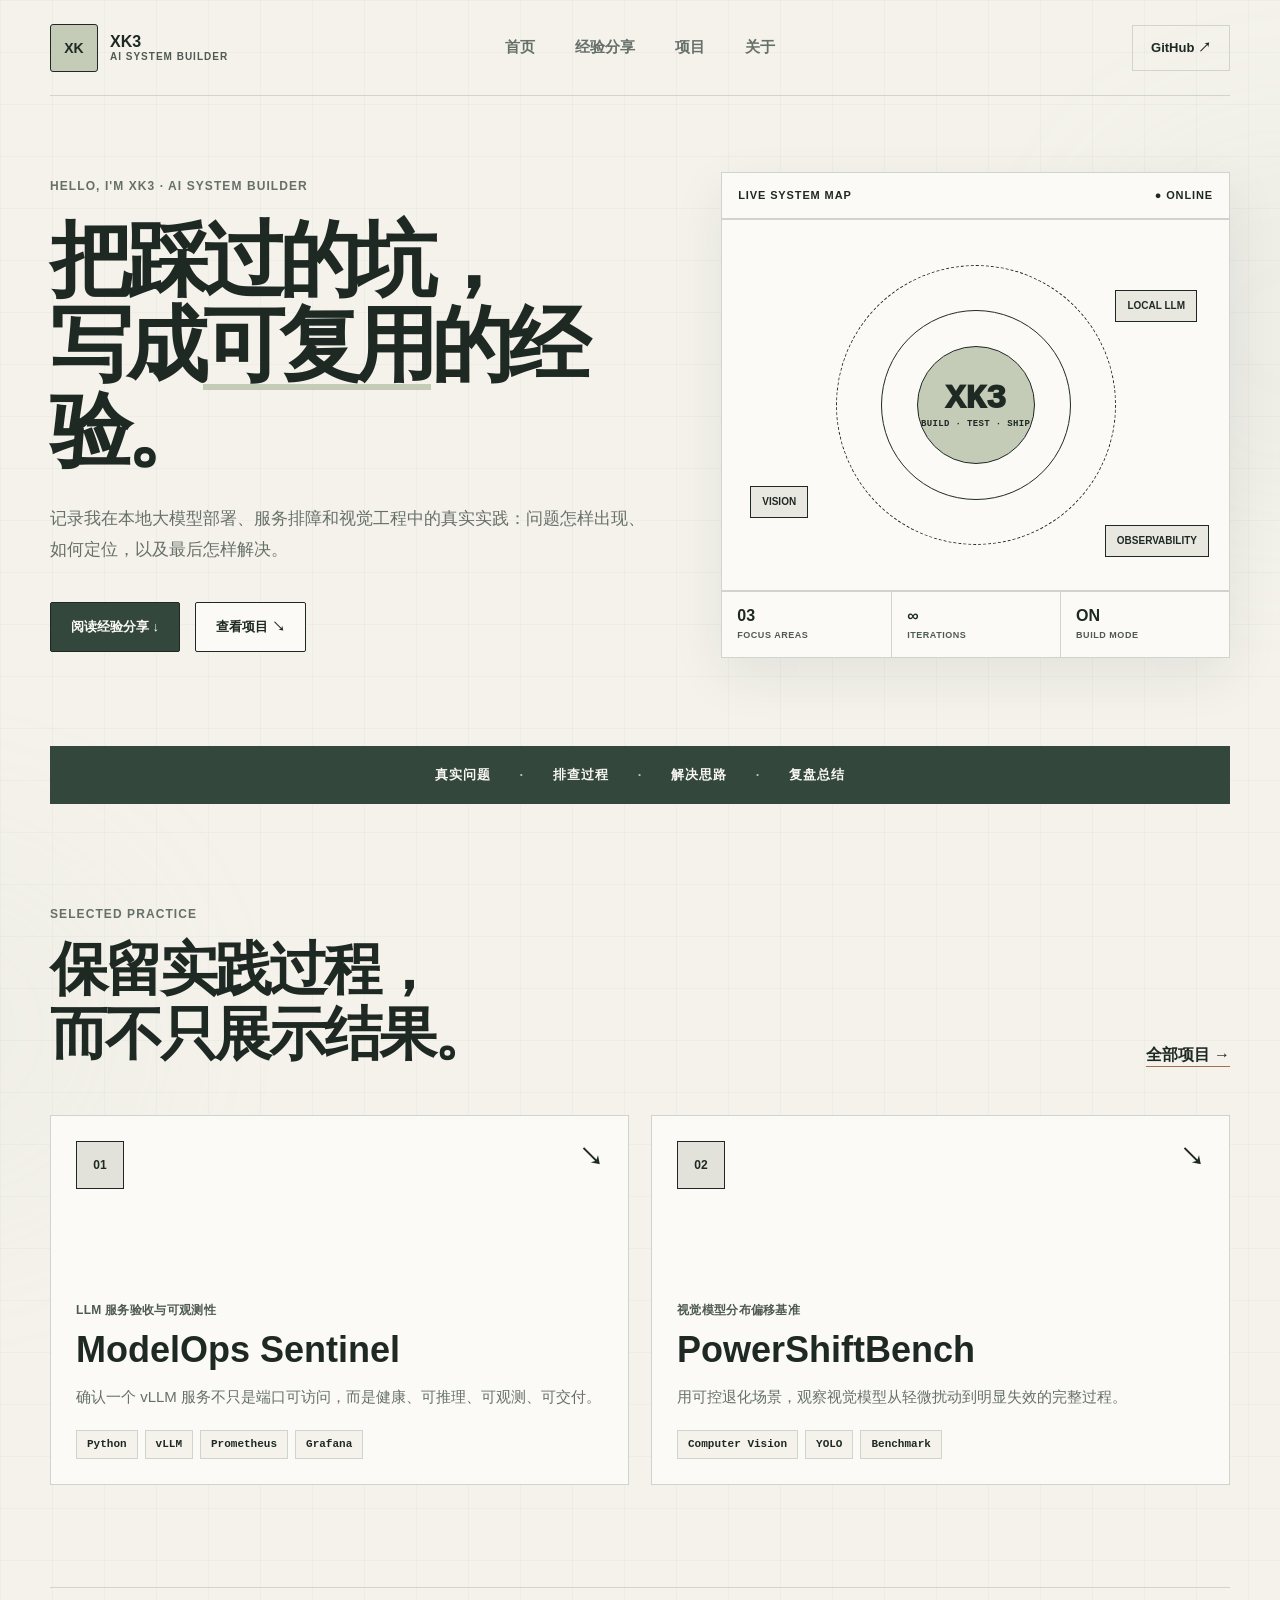
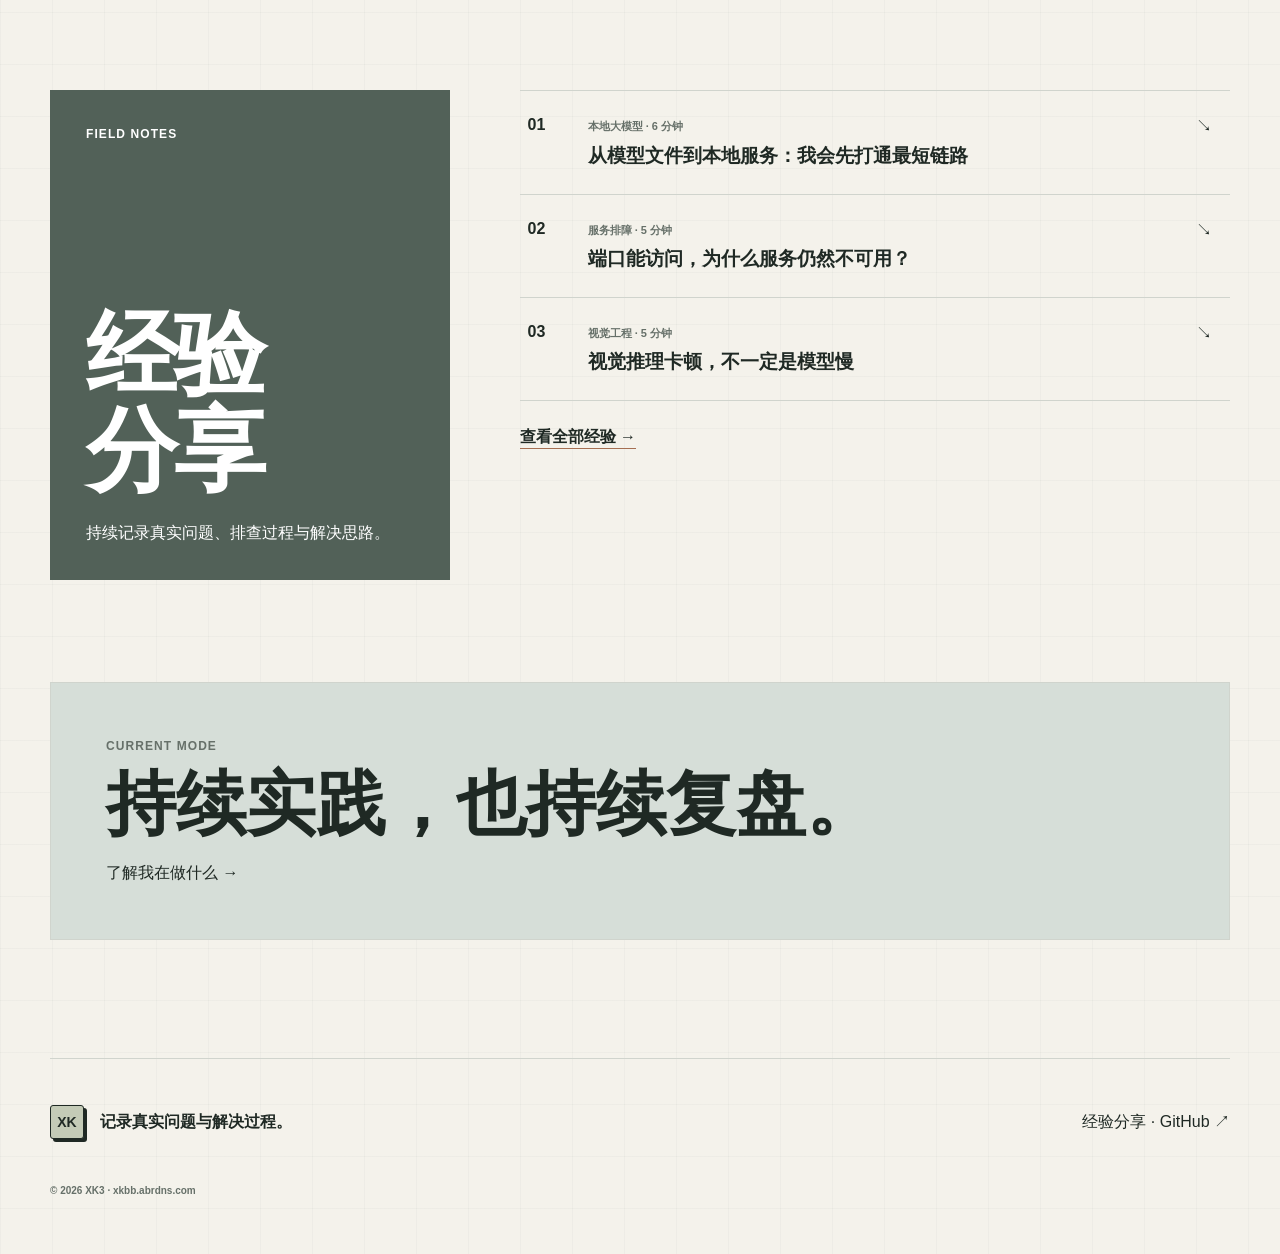
<file: index.html>
<!doctype html><html lang="zh-CN"><head><meta charset="UTF-8"><meta name="viewport" content="width=device-width,initial-scale=1"><meta name="description" content="XK3 的个人主页：记录本地大模型、服务排障与视觉工程的真实经验。"><meta name="theme-color" content="#f4f2eb"><title>把模型做成真正可用的系统 · XK3</title><link rel="icon" href="favicon.svg"><link rel="stylesheet" href="styles.css"></head><body><main><div class="blob one"></div><div class="blob two"></div><header class="site-header"><a class="brand" href="index.html"><span class="brand-mark">XK</span><span><b>XK3</b><small>AI SYSTEM BUILDER</small></span></a><nav><a href="index.html">首页</a><a href="experience.html">经验分享</a><a href="projects.html">项目</a><a href="about.html">关于</a></nav><a class="github" href="https://github.com/xkkkkk3" target="_blank" rel="noreferrer">GitHub ↗</a></header>
<section class="hero"><div><p class="eyebrow">HELLO, I'M XK3 · AI SYSTEM BUILDER</p><h1>把踩过的坑，<br>写成<em>可复用</em>的经验。</h1><p class="lead">记录我在本地大模型部署、服务排障和视觉工程中的真实实践：问题怎样出现、如何定位，以及最后怎样解决。</p><div class="actions"><a class="button primary" href="experience.html">阅读经验分享 ↓</a><a class="button secondary" href="projects.html">查看项目 ↘</a></div></div><div class="system-board"><div class="board-top"><span>LIVE SYSTEM MAP</span><span>● ONLINE</span></div><div class="orbit"><div class="circle a"></div><div class="circle b"></div><div class="core"><strong>XK3</strong><small>BUILD · TEST · SHIP</small></div><i class="lab la">LOCAL LLM</i><i class="lab lb">VISION</i><i class="lab lc">OBSERVABILITY</i></div><div class="stats"><div><b>03</b><small>FOCUS AREAS</small></div><div><b>∞</b><small>ITERATIONS</small></div><div><b>ON</b><small>BUILD MODE</small></div></div></div></section>
<section class="ticker" aria-label="内容方向">真实问题 <span>·</span> 排查过程 <span>·</span> 解决思路 <span>·</span> 复盘总结</section>
<section class="section"><div class="section-head"><div><p class="eyebrow">SELECTED PRACTICE</p><h2>保留实践过程，<br>而不只展示结果。</h2></div><a href="projects.html">全部项目 →</a></div><div class="grid projects"><a class="project-card orange" href="project-modelops.html"><span class="number">01</span><div class="project-copy"><small>LLM 服务验收与可观测性</small><h2>ModelOps Sentinel</h2><p>确认一个 vLLM 服务不只是端口可访问，而是健康、可推理、可观测、可交付。</p><div class="tags"><span>Python</span><span>vLLM</span><span>Prometheus</span><span>Grafana</span></div></div><b class="arrow">↘</b></a><a class="project-card cyan" href="project-powershift.html"><span class="number">02</span><div class="project-copy"><small>视觉模型分布偏移基准</small><h2>PowerShiftBench</h2><p>用可控退化场景，观察视觉模型从轻微扰动到明显失效的完整过程。</p><div class="tags"><span>Computer Vision</span><span>YOLO</span><span>Benchmark</span></div></div><b class="arrow">↘</b></a></div></section>
<section class="section notes-preview"><div class="poster"><p class="eyebrow">FIELD NOTES</p><strong>经验<br>分享</strong><span>持续记录真实问题、排查过程与解决思路。</span></div><div class="note-list"><a href="experience-local-llm.html"><b>01</b><div><small>本地大模型 · 6 分钟</small><h3>从模型文件到本地服务：我会先打通最短链路</h3></div><span>↘</span></a><a href="experience-service.html"><b>02</b><div><small>服务排障 · 5 分钟</small><h3>端口能访问，为什么服务仍然不可用？</h3></div><span>↘</span></a><a href="experience-vision.html"><b>03</b><div><small>视觉工程 · 5 分钟</small><h3>视觉推理卡顿，不一定是模型慢</h3></div><span>↘</span></a><a class="more" href="experience.html">查看全部经验 →</a></div></section>
<section class="cta"><p class="eyebrow">CURRENT MODE</p><h2>持续实践，也持续复盘。</h2><a href="about.html">了解我在做什么 →</a></section><footer><div><span class="brand-mark small">XK</span><b>记录真实问题与解决过程。</b></div><div><a href="experience.html">经验分享</a> · <a href="https://github.com/xkkkkk3" target="_blank" rel="noreferrer">GitHub ↗</a></div><p>© 2026 XK3 · xkbb.abrdns.com</p></footer></main></body></html>
</file>
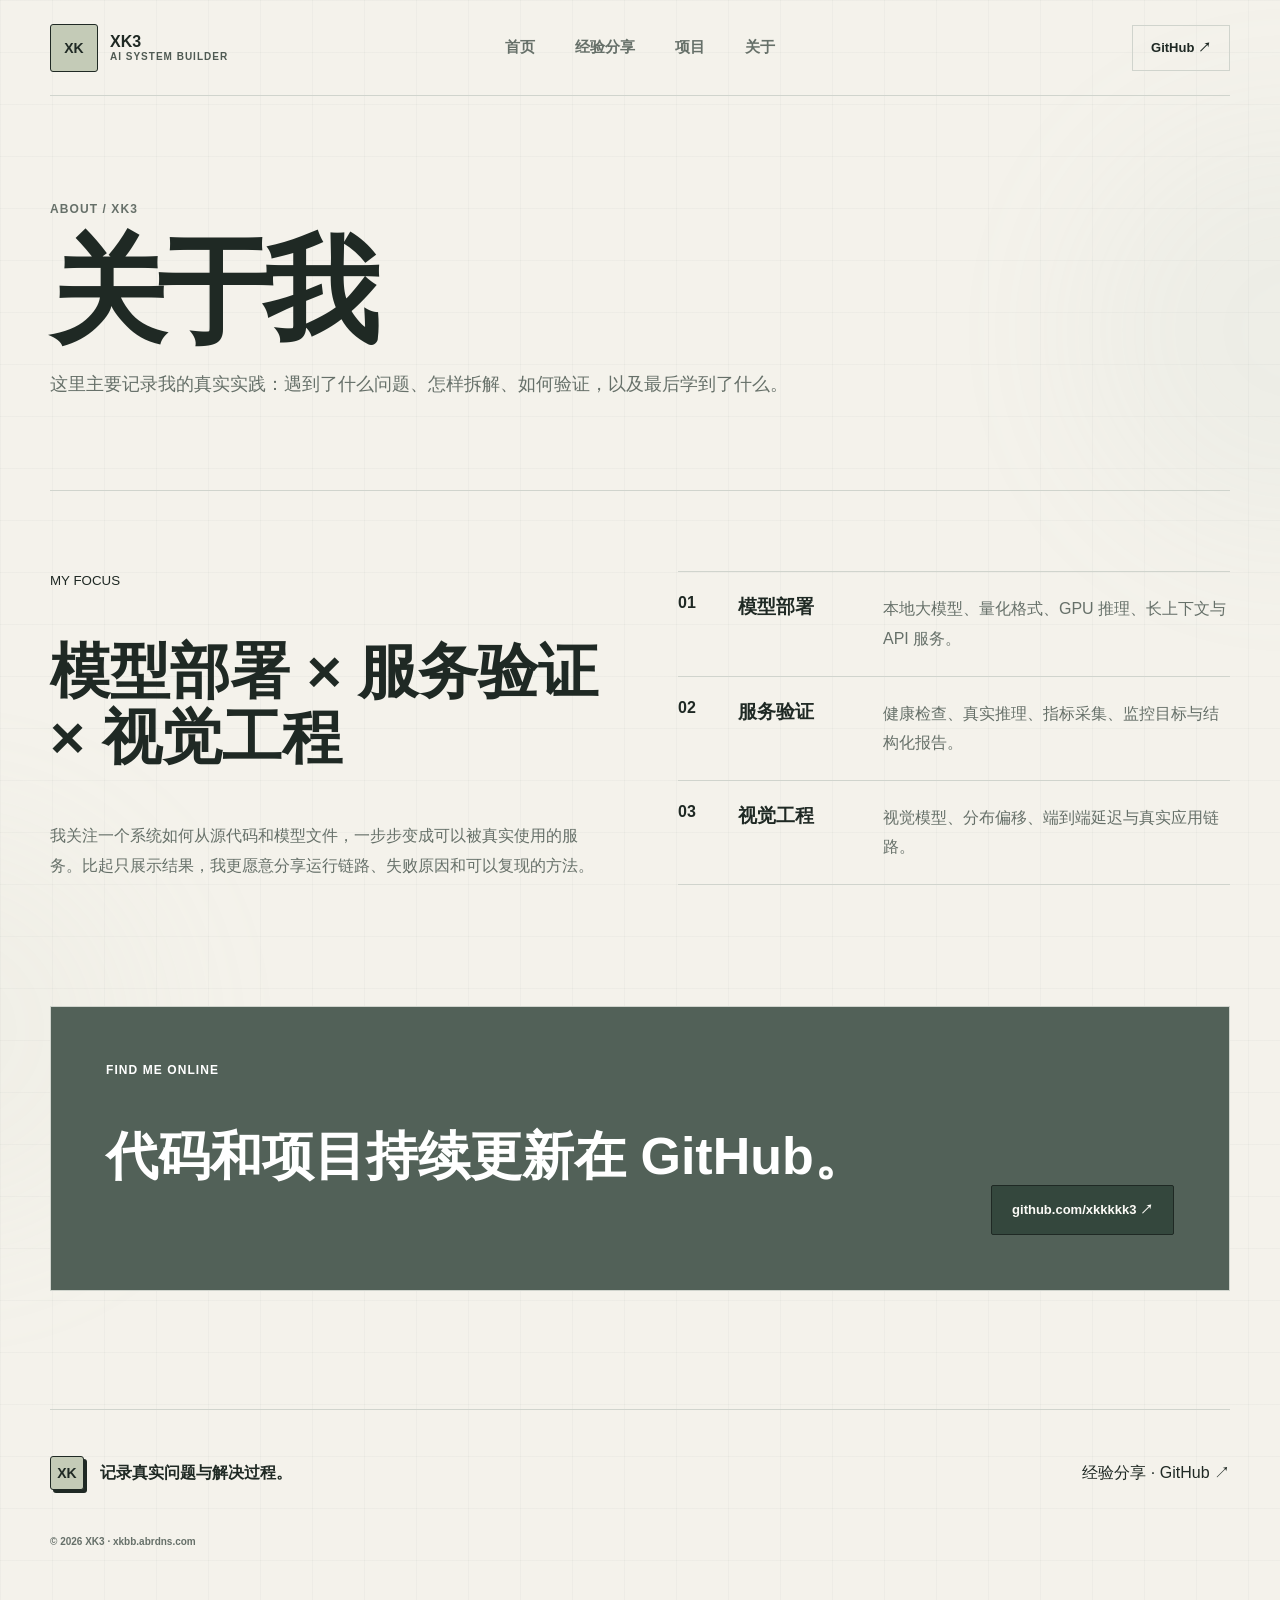
<file: about.html>
<!doctype html><html lang="zh-CN"><head><meta charset="UTF-8"><meta name="viewport" content="width=device-width,initial-scale=1"><meta name="description" content="关于 XK3。"><meta name="theme-color" content="#f4f2eb"><title>关于我 · XK3</title><link rel="icon" href="favicon.svg"><link rel="stylesheet" href="styles.css"></head><body><main><div class="blob one"></div><div class="blob two"></div><header class="site-header"><a class="brand" href="index.html"><span class="brand-mark">XK</span><span><b>XK3</b><small>AI SYSTEM BUILDER</small></span></a><nav><a href="index.html">首页</a><a href="experience.html">经验分享</a><a href="projects.html">项目</a><a href="about.html">关于</a></nav><a class="github" href="https://github.com/xkkkkk3" target="_blank" rel="noreferrer">GitHub ↗</a></header><section class="page-intro"><p class="eyebrow">ABOUT / XK3</p><h1>关于我</h1><p>这里主要记录我的真实实践：遇到了什么问题、怎样拆解、如何验证，以及最后学到了什么。</p></section><section class="about"><div><small>MY FOCUS</small><h2>模型部署 × 服务验证 × 视觉工程</h2><p>我关注一个系统如何从源代码和模型文件，一步步变成可以被真实使用的服务。比起只展示结果，我更愿意分享运行链路、失败原因和可以复现的方法。</p></div><div class="stack"><article><b>01</b><h3>模型部署</h3><p>本地大模型、量化格式、GPU 推理、长上下文与 API 服务。</p></article><article><b>02</b><h3>服务验证</h3><p>健康检查、真实推理、指标采集、监控目标与结构化报告。</p></article><article><b>03</b><h3>视觉工程</h3><p>视觉模型、分布偏移、端到端延迟与真实应用链路。</p></article></div></section><section class="connect"><div><p class="eyebrow">FIND ME ONLINE</p><h2>代码和项目持续更新在 GitHub。</h2></div><a class="button primary" href="https://github.com/xkkkkk3" target="_blank" rel="noreferrer">github.com/xkkkkk3 ↗</a></section><footer><div><span class="brand-mark small">XK</span><b>记录真实问题与解决过程。</b></div><div><a href="experience.html">经验分享</a> · <a href="https://github.com/xkkkkk3" target="_blank" rel="noreferrer">GitHub ↗</a></div><p>© 2026 XK3 · xkbb.abrdns.com</p></footer></main></body></html>
</file>
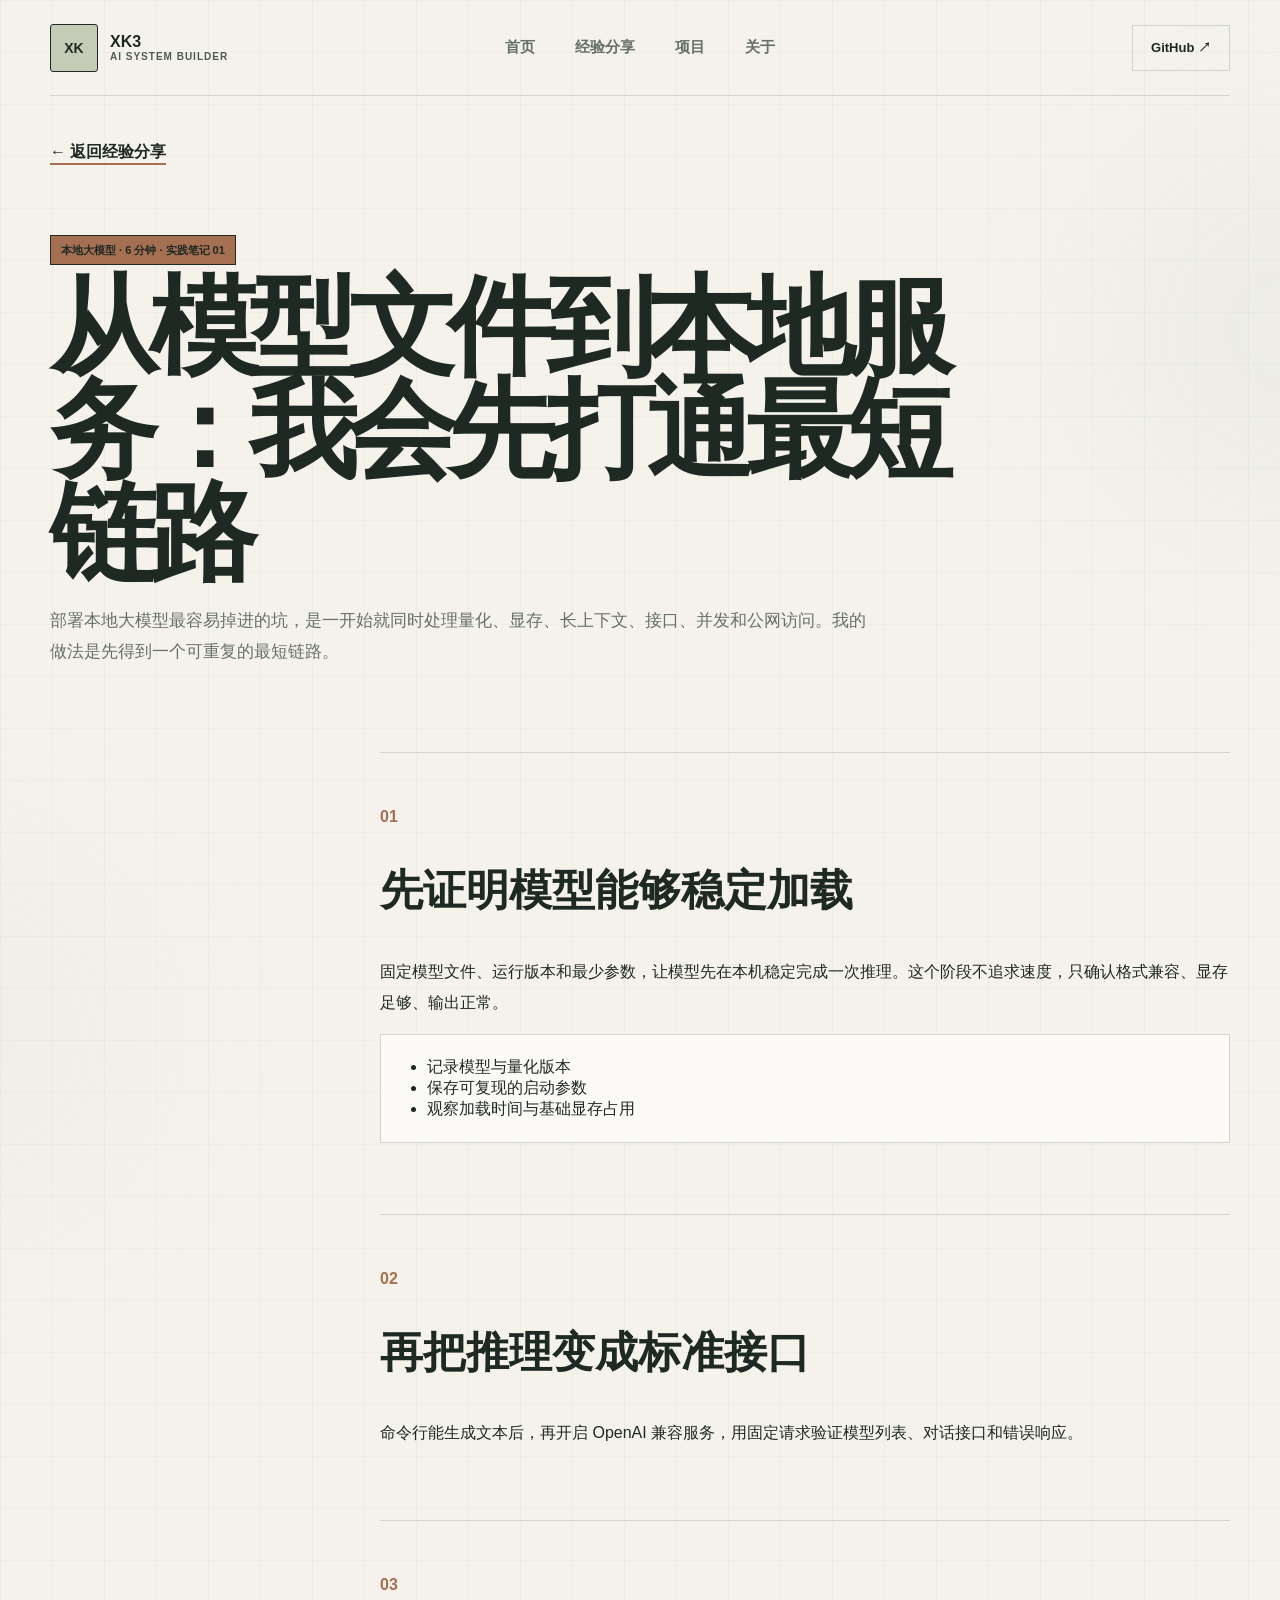
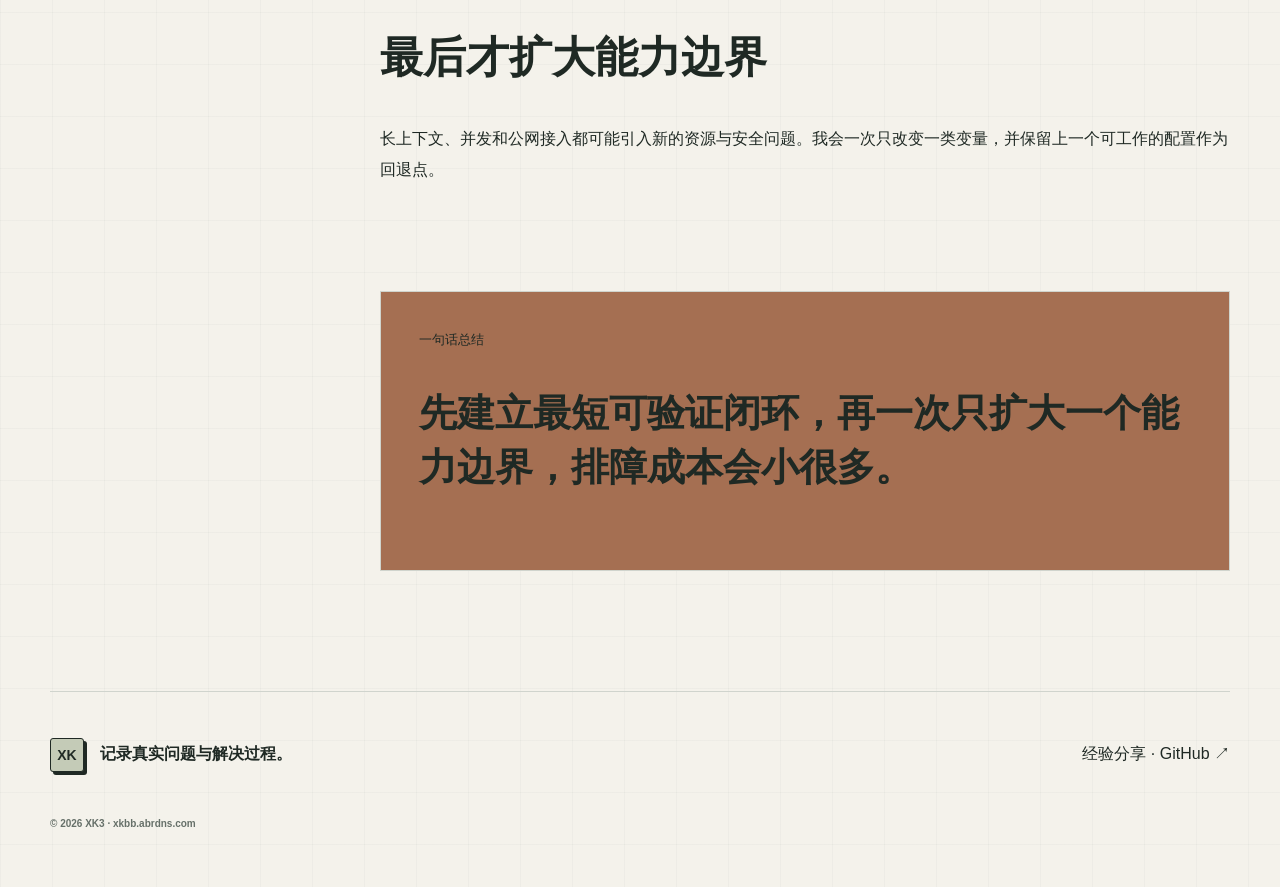
<file: experience-local-llm.html>
<!doctype html><html lang="zh-CN"><head><meta charset="UTF-8"><meta name="viewport" content="width=device-width,initial-scale=1"><meta name="description" content="部署本地大模型最容易掉进的坑，是一开始就同时处理量化、显存、长上下文、接口、并发和公网访问。我的做法是先得到一个可重复的最短链路。"><meta name="theme-color" content="#f4f2eb"><title>从模型文件到本地服务：我会先打通最短链路 · XK3</title><link rel="icon" href="favicon.svg"><link rel="stylesheet" href="styles.css"></head><body><main><div class="blob one"></div><div class="blob two"></div><header class="site-header"><a class="brand" href="index.html"><span class="brand-mark">XK</span><span><b>XK3</b><small>AI SYSTEM BUILDER</small></span></a><nav><a href="index.html">首页</a><a href="experience.html">经验分享</a><a href="projects.html">项目</a><a href="about.html">关于</a></nav><a class="github" href="https://github.com/xkkkkk3" target="_blank" rel="noreferrer">GitHub ↗</a></header><article class="article orange"><a class="back" href="experience.html">← 返回经验分享</a><header><small>本地大模型 · 6 分钟 · 实践笔记 01</small><h1>从模型文件到本地服务：我会先打通最短链路</h1><p>部署本地大模型最容易掉进的坑，是一开始就同时处理量化、显存、长上下文、接口、并发和公网访问。我的做法是先得到一个可重复的最短链路。</p></header><div class="article-body"><section><b>01</b><h2>先证明模型能够稳定加载</h2><p>固定模型文件、运行版本和最少参数，让模型先在本机稳定完成一次推理。这个阶段不追求速度，只确认格式兼容、显存足够、输出正常。</p><ul><li>记录模型与量化版本</li><li>保存可复现的启动参数</li><li>观察加载时间与基础显存占用</li></ul></section><section><b>02</b><h2>再把推理变成标准接口</h2><p>命令行能生成文本后，再开启 OpenAI 兼容服务，用固定请求验证模型列表、对话接口和错误响应。</p></section><section><b>03</b><h2>最后才扩大能力边界</h2><p>长上下文、并发和公网接入都可能引入新的资源与安全问题。我会一次只改变一类变量，并保留上一个可工作的配置作为回退点。</p></section><aside><small>一句话总结</small><p>先建立最短可验证闭环，再一次只扩大一个能力边界，排障成本会小很多。</p></aside></div></article><footer><div><span class="brand-mark small">XK</span><b>记录真实问题与解决过程。</b></div><div><a href="experience.html">经验分享</a> · <a href="https://github.com/xkkkkk3" target="_blank" rel="noreferrer">GitHub ↗</a></div><p>© 2026 XK3 · xkbb.abrdns.com</p></footer></main></body></html>
</file>
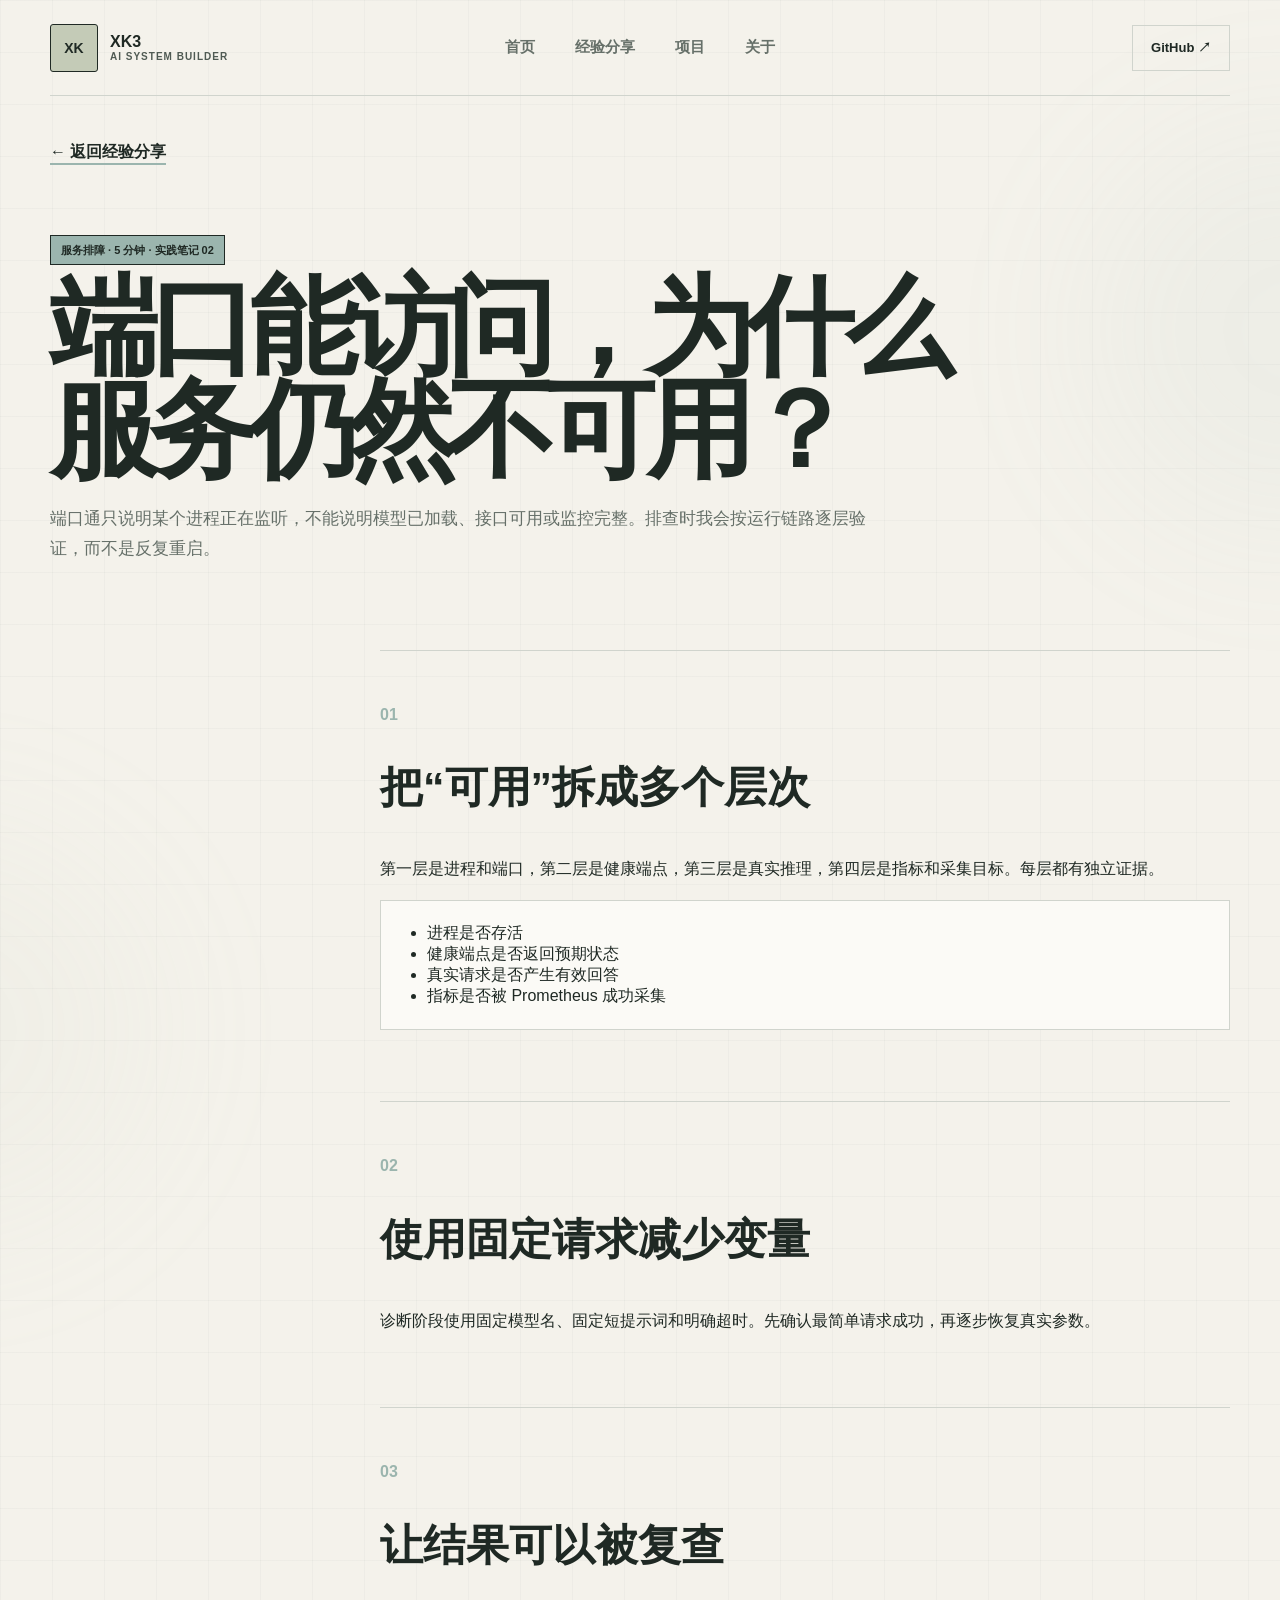
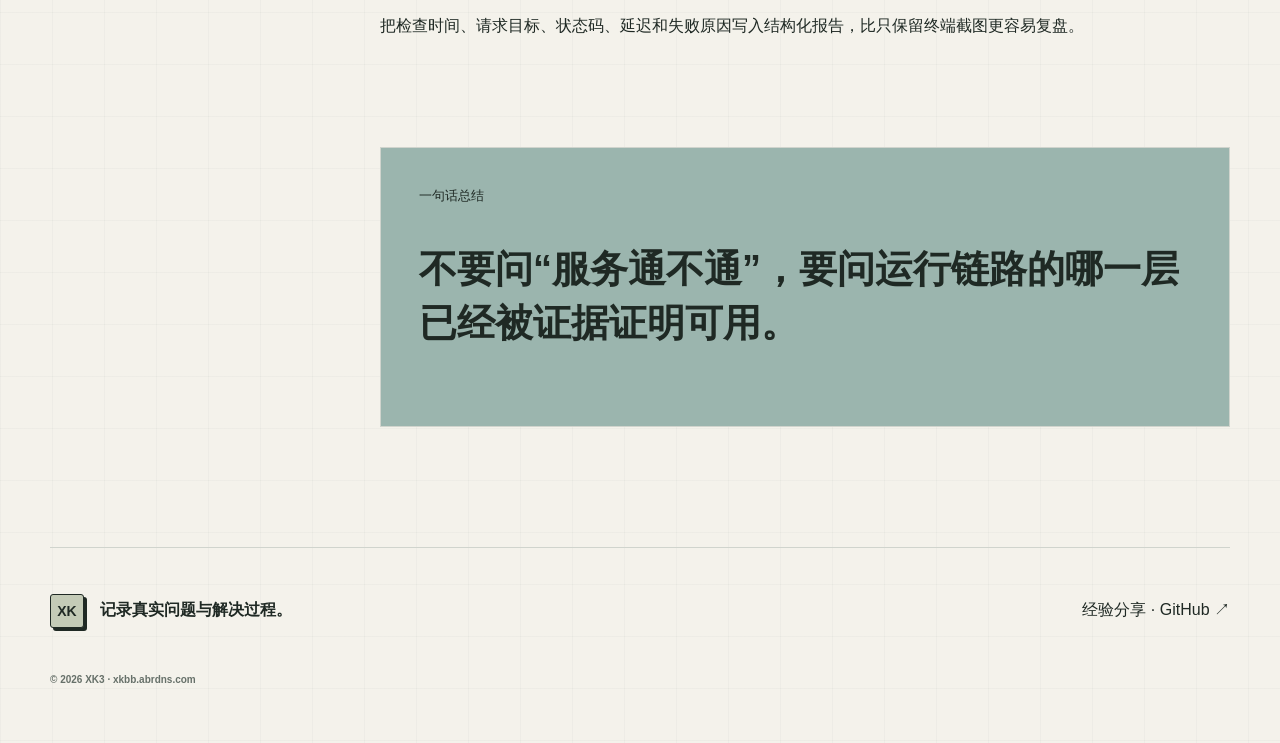
<file: experience-service.html>
<!doctype html><html lang="zh-CN"><head><meta charset="UTF-8"><meta name="viewport" content="width=device-width,initial-scale=1"><meta name="description" content="端口通只说明某个进程正在监听，不能说明模型已加载、接口可用或监控完整。排查时我会按运行链路逐层验证，而不是反复重启。"><meta name="theme-color" content="#f4f2eb"><title>端口能访问，为什么服务仍然不可用？ · XK3</title><link rel="icon" href="favicon.svg"><link rel="stylesheet" href="styles.css"></head><body><main><div class="blob one"></div><div class="blob two"></div><header class="site-header"><a class="brand" href="index.html"><span class="brand-mark">XK</span><span><b>XK3</b><small>AI SYSTEM BUILDER</small></span></a><nav><a href="index.html">首页</a><a href="experience.html">经验分享</a><a href="projects.html">项目</a><a href="about.html">关于</a></nav><a class="github" href="https://github.com/xkkkkk3" target="_blank" rel="noreferrer">GitHub ↗</a></header><article class="article cyan"><a class="back" href="experience.html">← 返回经验分享</a><header><small>服务排障 · 5 分钟 · 实践笔记 02</small><h1>端口能访问，为什么服务仍然不可用？</h1><p>端口通只说明某个进程正在监听，不能说明模型已加载、接口可用或监控完整。排查时我会按运行链路逐层验证，而不是反复重启。</p></header><div class="article-body"><section><b>01</b><h2>把“可用”拆成多个层次</h2><p>第一层是进程和端口，第二层是健康端点，第三层是真实推理，第四层是指标和采集目标。每层都有独立证据。</p><ul><li>进程是否存活</li><li>健康端点是否返回预期状态</li><li>真实请求是否产生有效回答</li><li>指标是否被 Prometheus 成功采集</li></ul></section><section><b>02</b><h2>使用固定请求减少变量</h2><p>诊断阶段使用固定模型名、固定短提示词和明确超时。先确认最简单请求成功，再逐步恢复真实参数。</p></section><section><b>03</b><h2>让结果可以被复查</h2><p>把检查时间、请求目标、状态码、延迟和失败原因写入结构化报告，比只保留终端截图更容易复盘。</p></section><aside><small>一句话总结</small><p>不要问“服务通不通”，要问运行链路的哪一层已经被证据证明可用。</p></aside></div></article><footer><div><span class="brand-mark small">XK</span><b>记录真实问题与解决过程。</b></div><div><a href="experience.html">经验分享</a> · <a href="https://github.com/xkkkkk3" target="_blank" rel="noreferrer">GitHub ↗</a></div><p>© 2026 XK3 · xkbb.abrdns.com</p></footer></main></body></html>
</file>
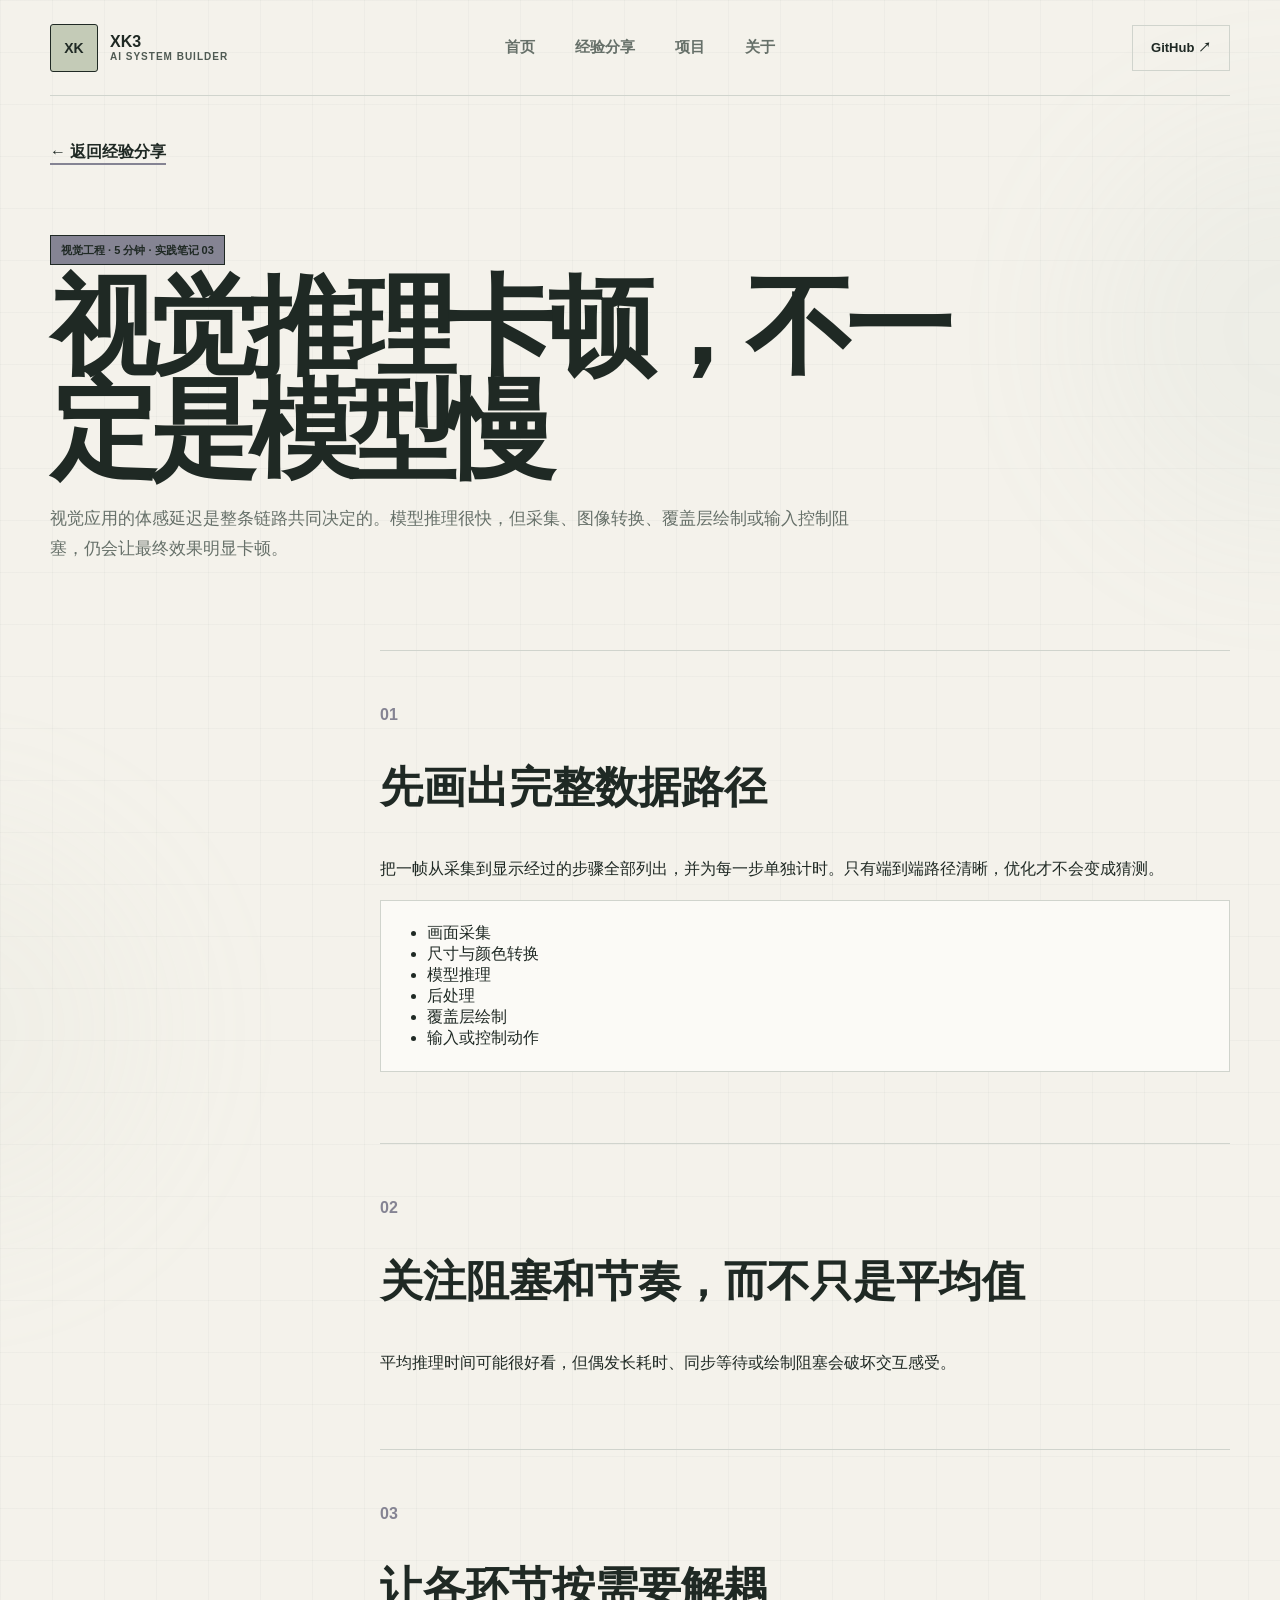
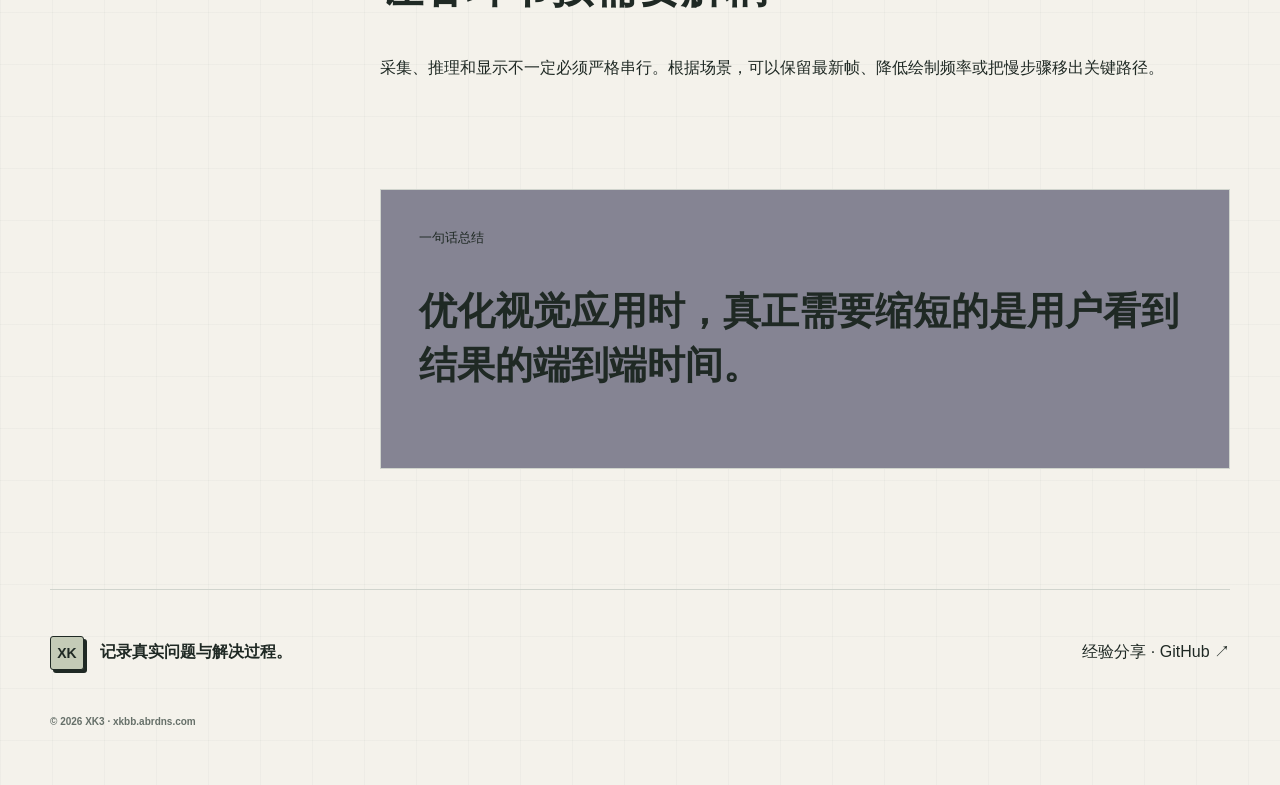
<file: experience-vision.html>
<!doctype html><html lang="zh-CN"><head><meta charset="UTF-8"><meta name="viewport" content="width=device-width,initial-scale=1"><meta name="description" content="视觉应用的体感延迟是整条链路共同决定的。模型推理很快，但采集、图像转换、覆盖层绘制或输入控制阻塞，仍会让最终效果明显卡顿。"><meta name="theme-color" content="#f4f2eb"><title>视觉推理卡顿，不一定是模型慢 · XK3</title><link rel="icon" href="favicon.svg"><link rel="stylesheet" href="styles.css"></head><body><main><div class="blob one"></div><div class="blob two"></div><header class="site-header"><a class="brand" href="index.html"><span class="brand-mark">XK</span><span><b>XK3</b><small>AI SYSTEM BUILDER</small></span></a><nav><a href="index.html">首页</a><a href="experience.html">经验分享</a><a href="projects.html">项目</a><a href="about.html">关于</a></nav><a class="github" href="https://github.com/xkkkkk3" target="_blank" rel="noreferrer">GitHub ↗</a></header><article class="article purple"><a class="back" href="experience.html">← 返回经验分享</a><header><small>视觉工程 · 5 分钟 · 实践笔记 03</small><h1>视觉推理卡顿，不一定是模型慢</h1><p>视觉应用的体感延迟是整条链路共同决定的。模型推理很快，但采集、图像转换、覆盖层绘制或输入控制阻塞，仍会让最终效果明显卡顿。</p></header><div class="article-body"><section><b>01</b><h2>先画出完整数据路径</h2><p>把一帧从采集到显示经过的步骤全部列出，并为每一步单独计时。只有端到端路径清晰，优化才不会变成猜测。</p><ul><li>画面采集</li><li>尺寸与颜色转换</li><li>模型推理</li><li>后处理</li><li>覆盖层绘制</li><li>输入或控制动作</li></ul></section><section><b>02</b><h2>关注阻塞和节奏，而不只是平均值</h2><p>平均推理时间可能很好看，但偶发长耗时、同步等待或绘制阻塞会破坏交互感受。</p></section><section><b>03</b><h2>让各环节按需要解耦</h2><p>采集、推理和显示不一定必须严格串行。根据场景，可以保留最新帧、降低绘制频率或把慢步骤移出关键路径。</p></section><aside><small>一句话总结</small><p>优化视觉应用时，真正需要缩短的是用户看到结果的端到端时间。</p></aside></div></article><footer><div><span class="brand-mark small">XK</span><b>记录真实问题与解决过程。</b></div><div><a href="experience.html">经验分享</a> · <a href="https://github.com/xkkkkk3" target="_blank" rel="noreferrer">GitHub ↗</a></div><p>© 2026 XK3 · xkbb.abrdns.com</p></footer></main></body></html>
</file>
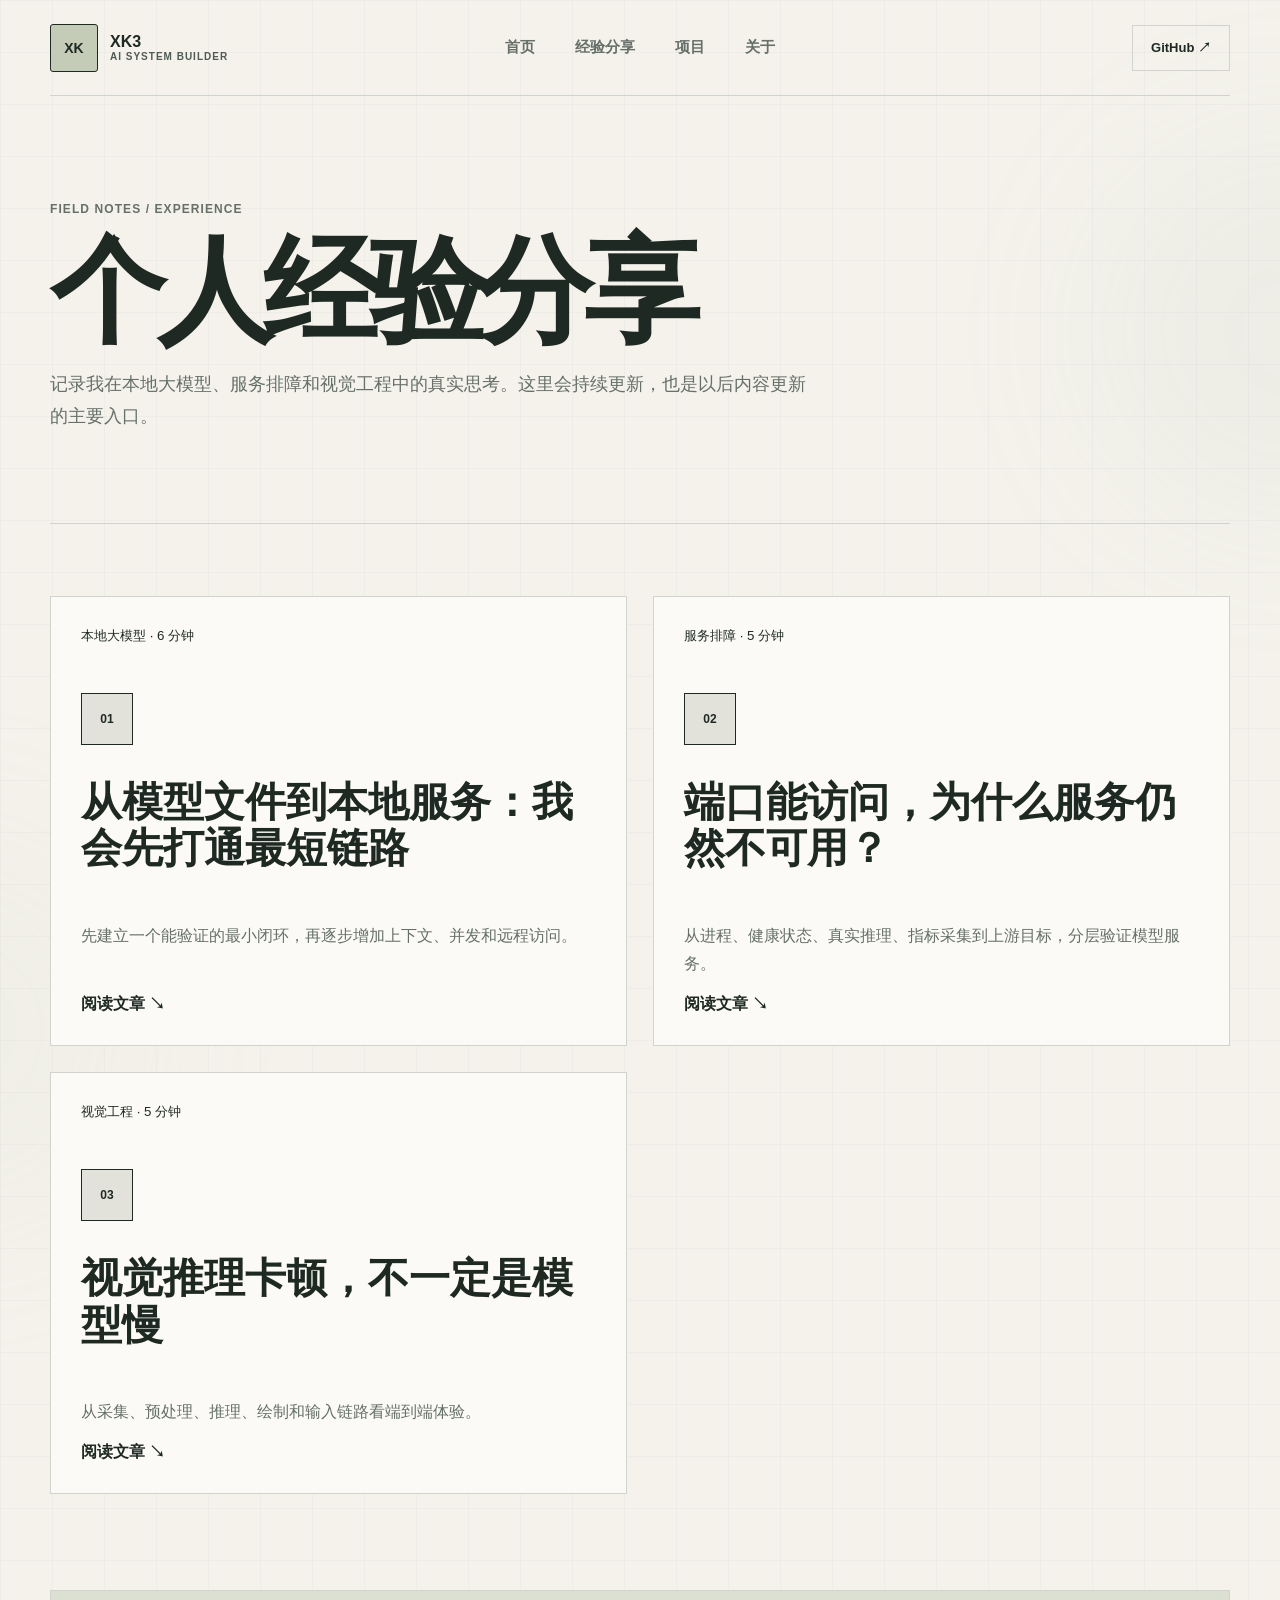
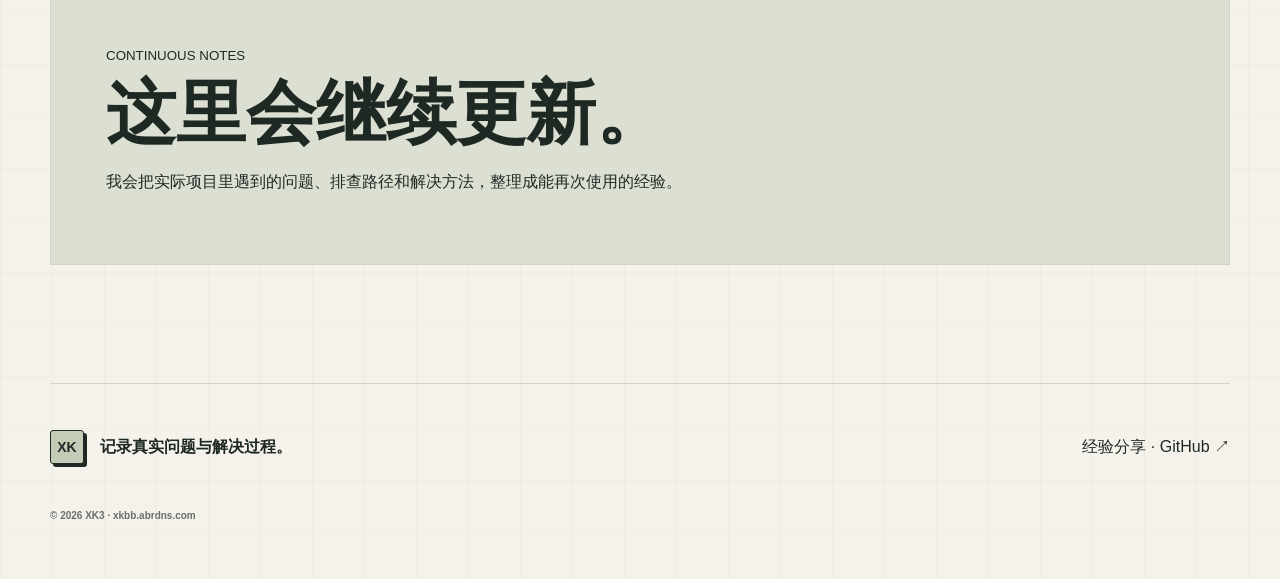
<file: experience.html>
<!doctype html><html lang="zh-CN"><head><meta charset="UTF-8"><meta name="viewport" content="width=device-width,initial-scale=1"><meta name="description" content="XK3 的个人工程经验分享。"><meta name="theme-color" content="#f4f2eb"><title>个人经验分享 · XK3</title><link rel="icon" href="favicon.svg"><link rel="stylesheet" href="styles.css"></head><body><main><div class="blob one"></div><div class="blob two"></div><header class="site-header"><a class="brand" href="index.html"><span class="brand-mark">XK</span><span><b>XK3</b><small>AI SYSTEM BUILDER</small></span></a><nav><a href="index.html">首页</a><a href="experience.html">经验分享</a><a href="projects.html">项目</a><a href="about.html">关于</a></nav><a class="github" href="https://github.com/xkkkkk3" target="_blank" rel="noreferrer">GitHub ↗</a></header><section class="page-intro"><p class="eyebrow">FIELD NOTES / EXPERIENCE</p><h1>个人经验分享</h1><p>记录我在本地大模型、服务排障和视觉工程中的真实思考。这里会持续更新，也是以后内容更新的主要入口。</p></section><section class="notes-grid"><a class="note-card orange" href="experience-local-llm.html"><small>本地大模型 · 6 分钟</small><span>01</span><h2>从模型文件到本地服务：我会先打通最短链路</h2><p>先建立一个能验证的最小闭环，再逐步增加上下文、并发和远程访问。</p><b>阅读文章 ↘</b></a><a class="note-card cyan" href="experience-service.html"><small>服务排障 · 5 分钟</small><span>02</span><h2>端口能访问，为什么服务仍然不可用？</h2><p>从进程、健康状态、真实推理、指标采集到上游目标，分层验证模型服务。</p><b>阅读文章 ↘</b></a><a class="note-card purple" href="experience-vision.html"><small>视觉工程 · 5 分钟</small><span>03</span><h2>视觉推理卡顿，不一定是模型慢</h2><p>从采集、预处理、推理、绘制和输入链路看端到端体验。</p><b>阅读文章 ↘</b></a></section><section class="update"><small>CONTINUOUS NOTES</small><h2>这里会继续更新。</h2><p>我会把实际项目里遇到的问题、排查路径和解决方法，整理成能再次使用的经验。</p></section><footer><div><span class="brand-mark small">XK</span><b>记录真实问题与解决过程。</b></div><div><a href="experience.html">经验分享</a> · <a href="https://github.com/xkkkkk3" target="_blank" rel="noreferrer">GitHub ↗</a></div><p>© 2026 XK3 · xkbb.abrdns.com</p></footer></main></body></html>
</file>
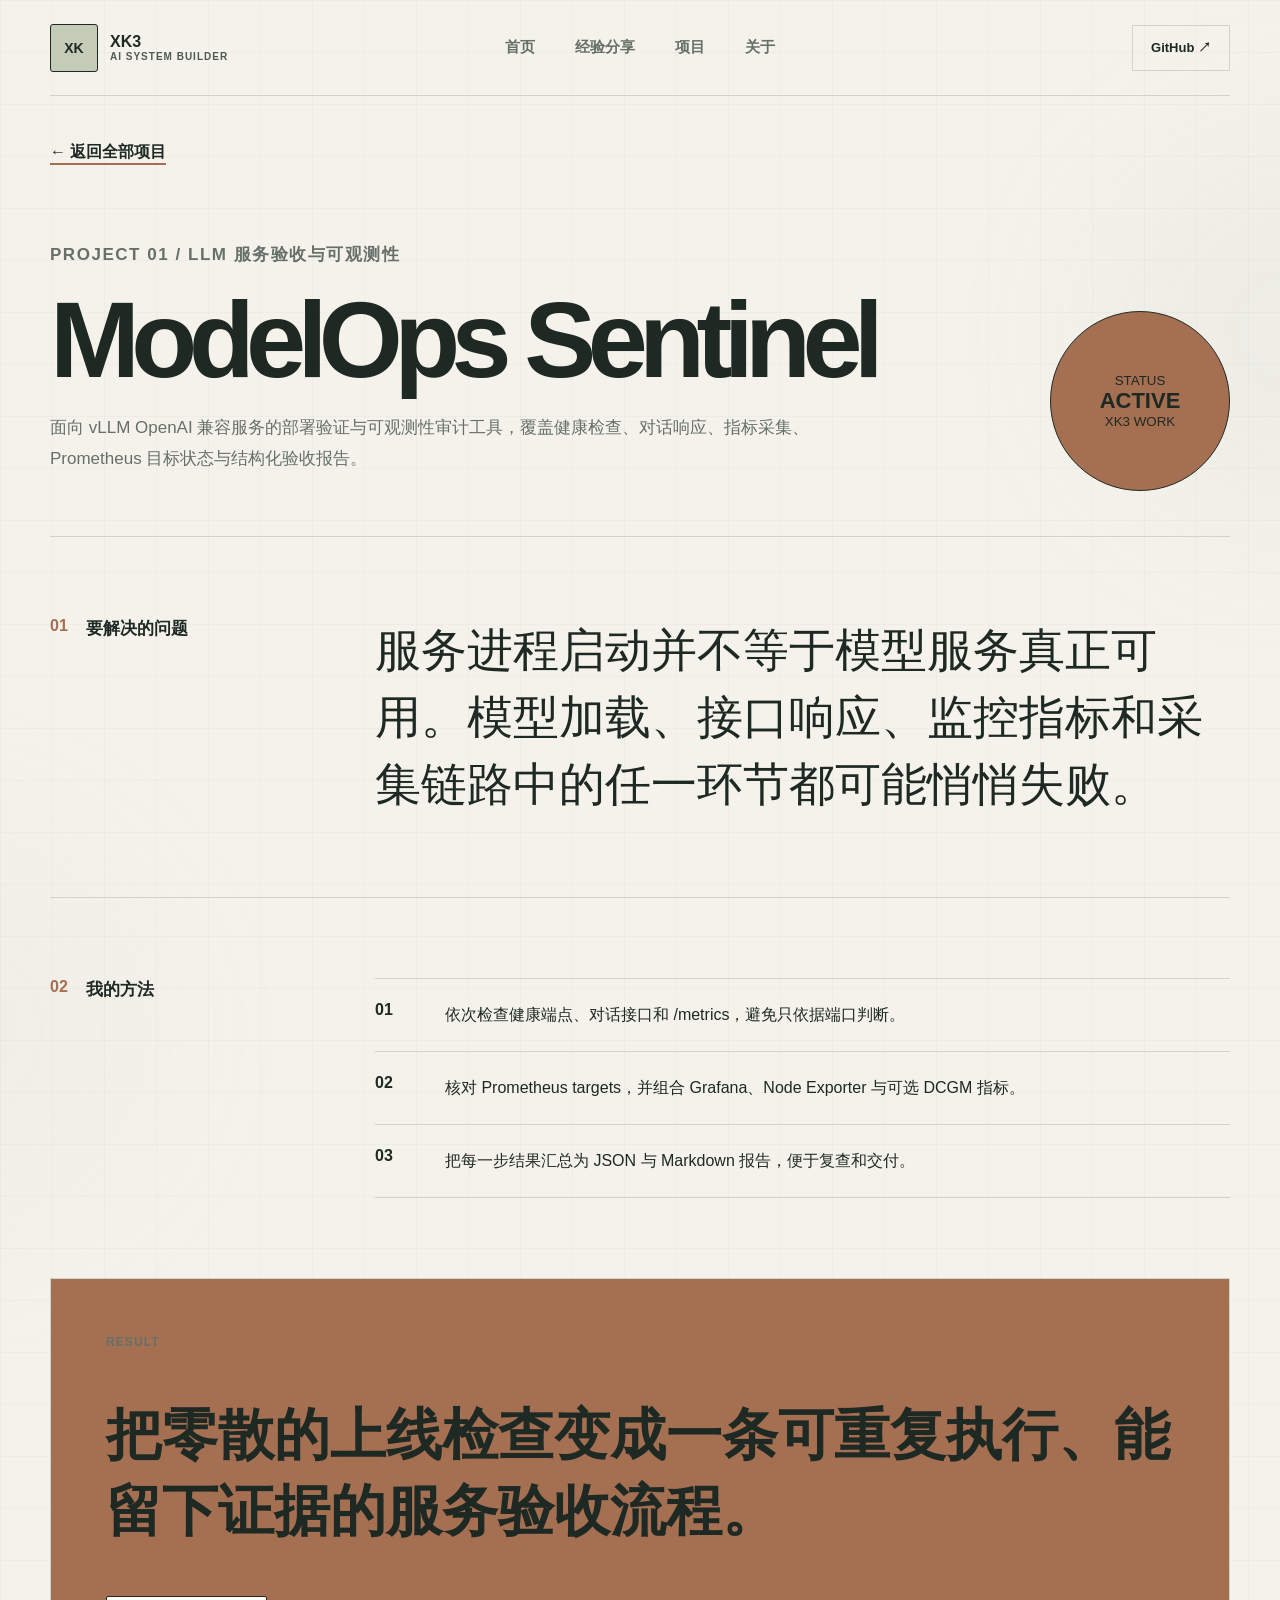
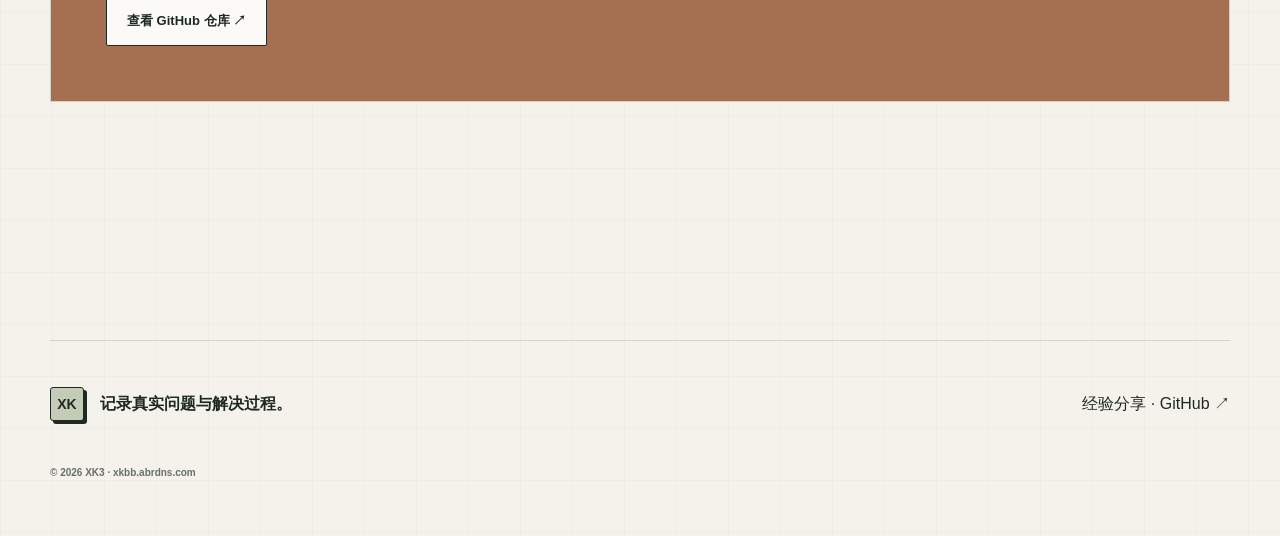
<file: project-modelops.html>
<!doctype html><html lang="zh-CN"><head><meta charset="UTF-8"><meta name="viewport" content="width=device-width,initial-scale=1"><meta name="description" content="面向 vLLM OpenAI 兼容服务的部署验证与可观测性审计工具，覆盖健康检查、对话响应、指标采集、Prometheus 目标状态与结构化验收报告。"><meta name="theme-color" content="#f4f2eb"><title>ModelOps Sentinel · XK3</title><link rel="icon" href="favicon.svg"><link rel="stylesheet" href="styles.css"></head><body><main><div class="blob one"></div><div class="blob two"></div><header class="site-header"><a class="brand" href="index.html"><span class="brand-mark">XK</span><span><b>XK3</b><small>AI SYSTEM BUILDER</small></span></a><nav><a href="index.html">首页</a><a href="experience.html">经验分享</a><a href="projects.html">项目</a><a href="about.html">关于</a></nav><a class="github" href="https://github.com/xkkkkk3" target="_blank" rel="noreferrer">GitHub ↗</a></header><article class="detail orange"><a class="back" href="projects.html">← 返回全部项目</a><header class="detail-hero"><div><p class="eyebrow">PROJECT 01 / LLM 服务验收与可观测性</p><h1>ModelOps Sentinel</h1><p>面向 vLLM OpenAI 兼容服务的部署验证与可观测性审计工具，覆盖健康检查、对话响应、指标采集、Prometheus 目标状态与结构化验收报告。</p></div><div class="stamp"><small>STATUS</small><b>ACTIVE</b><small>XK3 WORK</small></div></header><section class="detail-row"><div><b>01</b><h2>要解决的问题</h2></div><p class="big">服务进程启动并不等于模型服务真正可用。模型加载、接口响应、监控指标和采集链路中的任一环节都可能悄悄失败。</p></section><section class="detail-row"><div><b>02</b><h2>我的方法</h2></div><ol><li><b>01</b><p>依次检查健康端点、对话接口和 /metrics，避免只依据端口判断。</p></li><li><b>02</b><p>核对 Prometheus targets，并组合 Grafana、Node Exporter 与可选 DCGM 指标。</p></li><li><b>03</b><p>把每一步结果汇总为 JSON 与 Markdown 报告，便于复查和交付。</p></li></ol></section><section class="result"><p class="eyebrow">RESULT</p><h2>把零散的上线检查变成一条可重复执行、能留下证据的服务验收流程。</h2><a class="button secondary" href="https://github.com/xkkkkk3/modelops-sentinel" target="_blank" rel="noreferrer">查看 GitHub 仓库 ↗</a></section></article><footer><div><span class="brand-mark small">XK</span><b>记录真实问题与解决过程。</b></div><div><a href="experience.html">经验分享</a> · <a href="https://github.com/xkkkkk3" target="_blank" rel="noreferrer">GitHub ↗</a></div><p>© 2026 XK3 · xkbb.abrdns.com</p></footer></main></body></html>
</file>
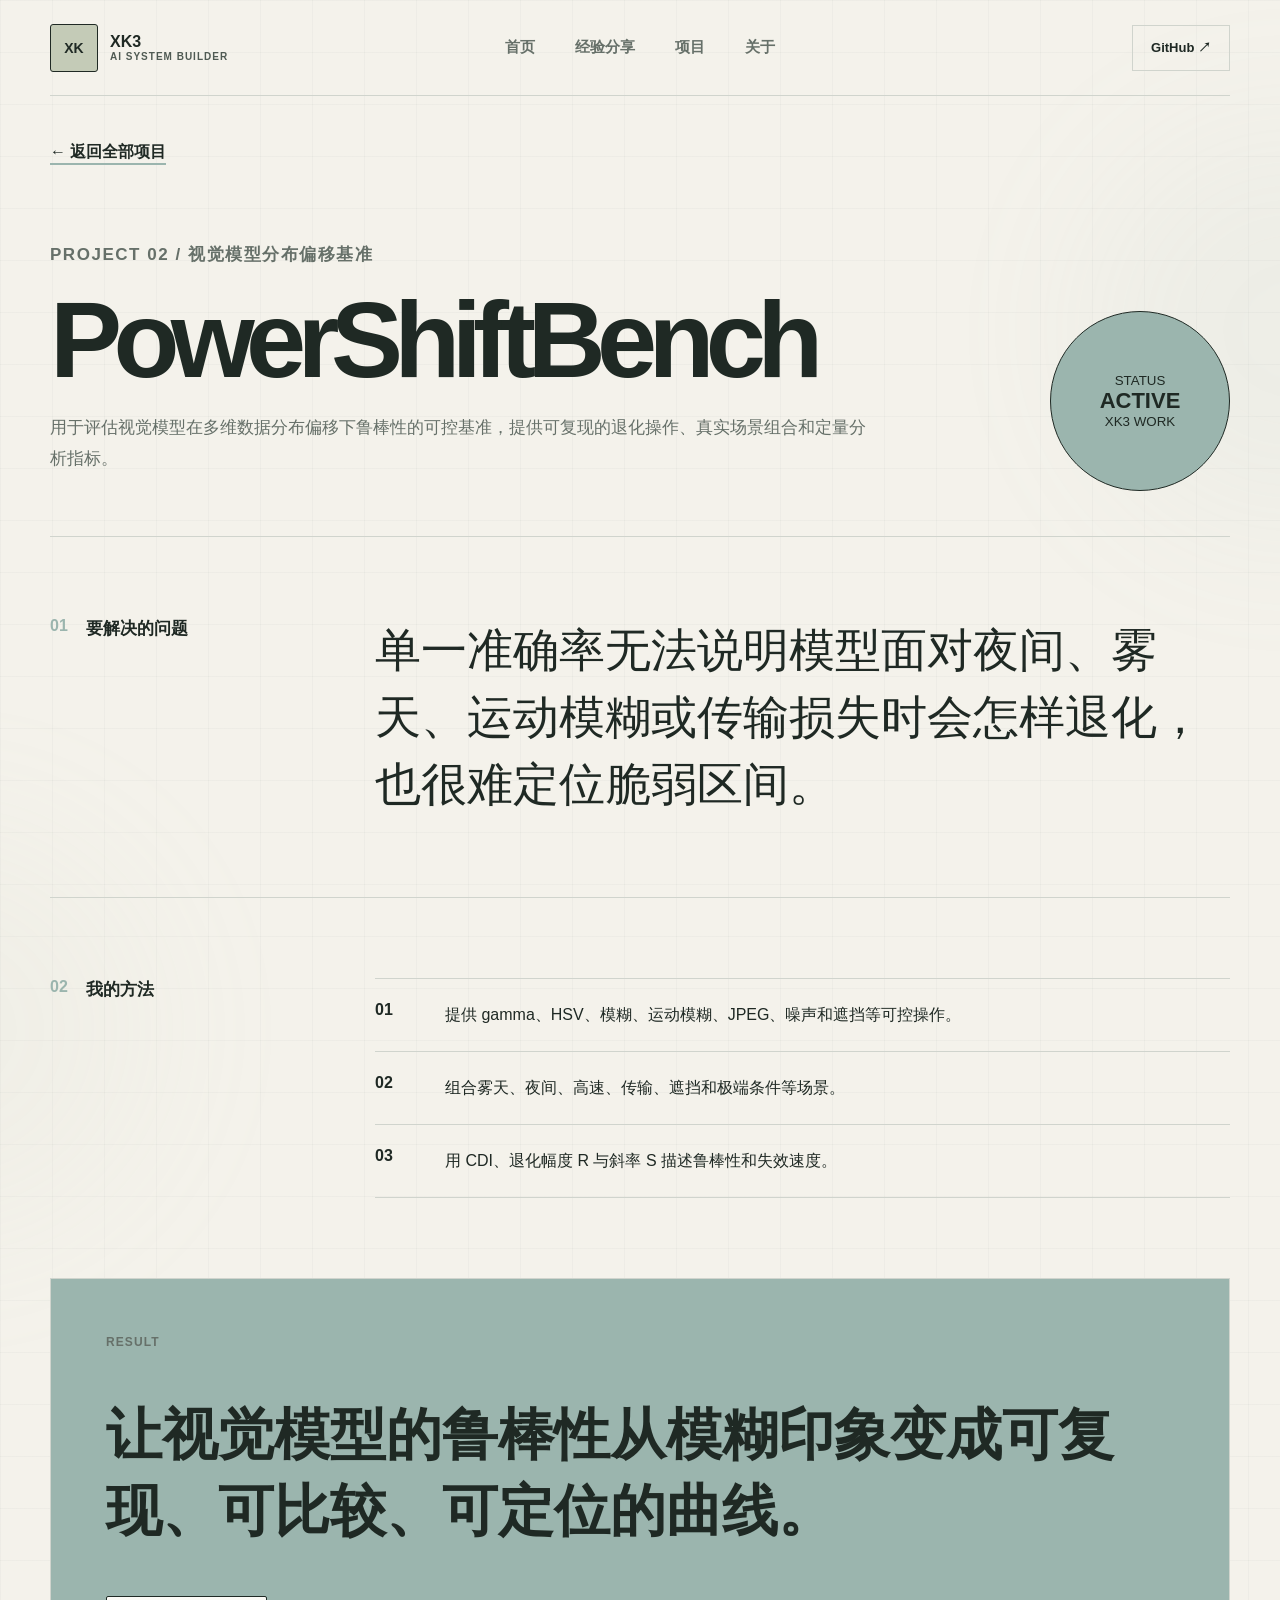
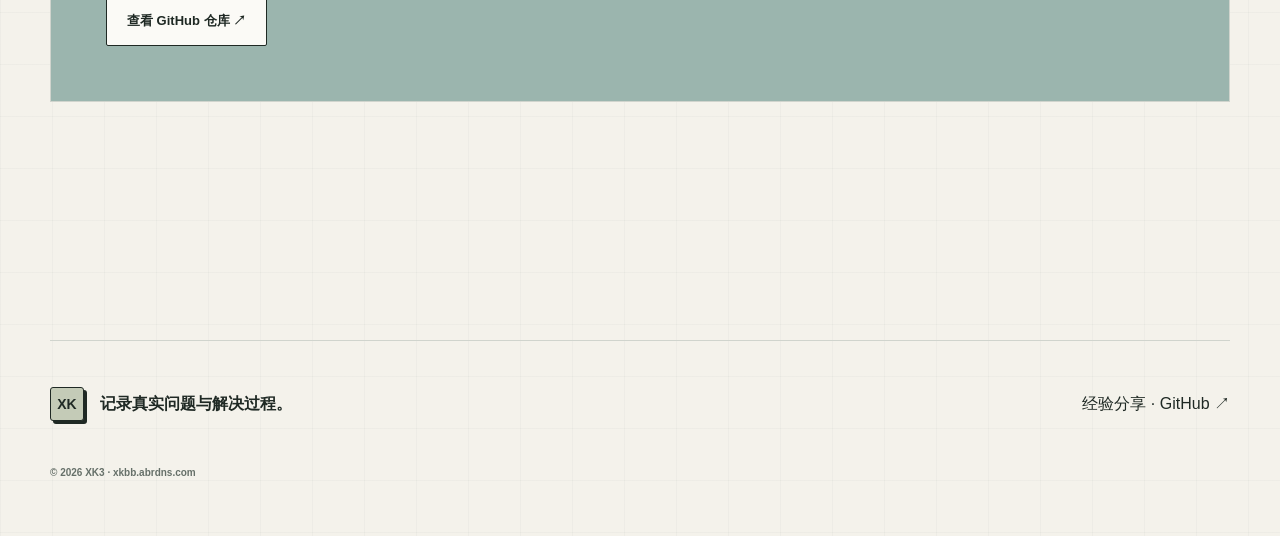
<file: project-powershift.html>
<!doctype html><html lang="zh-CN"><head><meta charset="UTF-8"><meta name="viewport" content="width=device-width,initial-scale=1"><meta name="description" content="用于评估视觉模型在多维数据分布偏移下鲁棒性的可控基准，提供可复现的退化操作、真实场景组合和定量分析指标。"><meta name="theme-color" content="#f4f2eb"><title>PowerShiftBench · XK3</title><link rel="icon" href="favicon.svg"><link rel="stylesheet" href="styles.css"></head><body><main><div class="blob one"></div><div class="blob two"></div><header class="site-header"><a class="brand" href="index.html"><span class="brand-mark">XK</span><span><b>XK3</b><small>AI SYSTEM BUILDER</small></span></a><nav><a href="index.html">首页</a><a href="experience.html">经验分享</a><a href="projects.html">项目</a><a href="about.html">关于</a></nav><a class="github" href="https://github.com/xkkkkk3" target="_blank" rel="noreferrer">GitHub ↗</a></header><article class="detail cyan"><a class="back" href="projects.html">← 返回全部项目</a><header class="detail-hero"><div><p class="eyebrow">PROJECT 02 / 视觉模型分布偏移基准</p><h1>PowerShiftBench</h1><p>用于评估视觉模型在多维数据分布偏移下鲁棒性的可控基准，提供可复现的退化操作、真实场景组合和定量分析指标。</p></div><div class="stamp"><small>STATUS</small><b>ACTIVE</b><small>XK3 WORK</small></div></header><section class="detail-row"><div><b>01</b><h2>要解决的问题</h2></div><p class="big">单一准确率无法说明模型面对夜间、雾天、运动模糊或传输损失时会怎样退化，也很难定位脆弱区间。</p></section><section class="detail-row"><div><b>02</b><h2>我的方法</h2></div><ol><li><b>01</b><p>提供 gamma、HSV、模糊、运动模糊、JPEG、噪声和遮挡等可控操作。</p></li><li><b>02</b><p>组合雾天、夜间、高速、传输、遮挡和极端条件等场景。</p></li><li><b>03</b><p>用 CDI、退化幅度 R 与斜率 S 描述鲁棒性和失效速度。</p></li></ol></section><section class="result"><p class="eyebrow">RESULT</p><h2>让视觉模型的鲁棒性从模糊印象变成可复现、可比较、可定位的曲线。</h2><a class="button secondary" href="https://github.com/xkkkkk3/power-shift-bench" target="_blank" rel="noreferrer">查看 GitHub 仓库 ↗</a></section></article><footer><div><span class="brand-mark small">XK</span><b>记录真实问题与解决过程。</b></div><div><a href="experience.html">经验分享</a> · <a href="https://github.com/xkkkkk3" target="_blank" rel="noreferrer">GitHub ↗</a></div><p>© 2026 XK3 · xkbb.abrdns.com</p></footer></main></body></html>
</file>
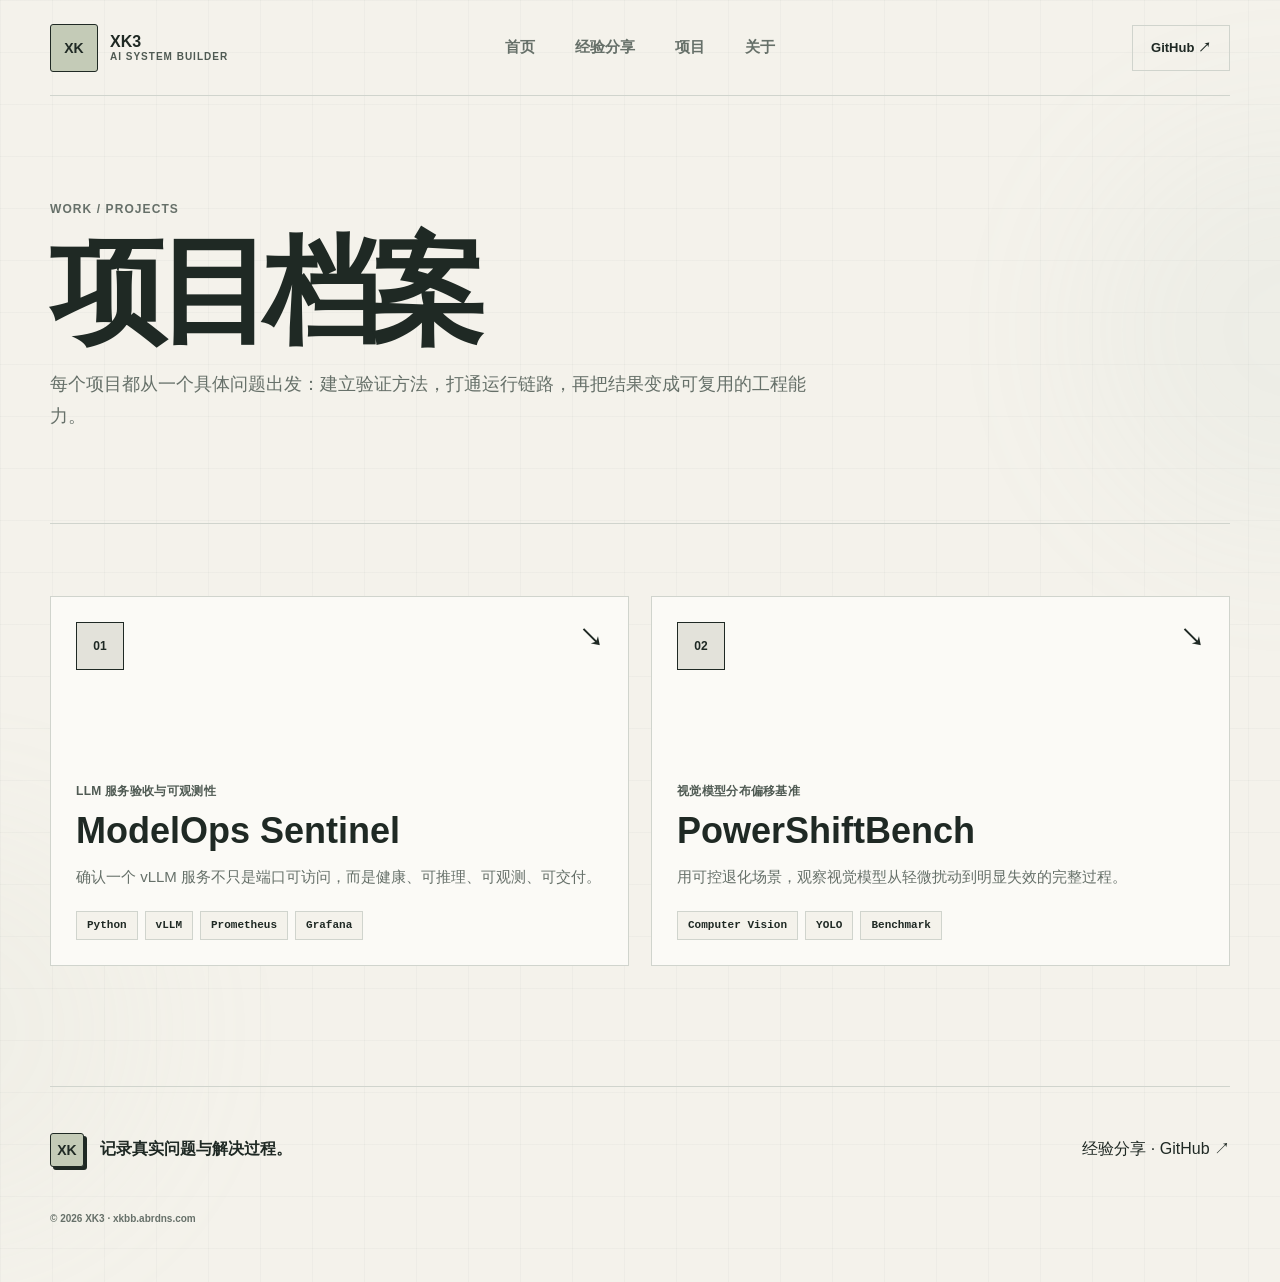
<file: projects.html>
<!doctype html><html lang="zh-CN"><head><meta charset="UTF-8"><meta name="viewport" content="width=device-width,initial-scale=1"><meta name="description" content="XK3 的项目档案。"><meta name="theme-color" content="#f4f2eb"><title>项目档案 · XK3</title><link rel="icon" href="favicon.svg"><link rel="stylesheet" href="styles.css"></head><body><main><div class="blob one"></div><div class="blob two"></div><header class="site-header"><a class="brand" href="index.html"><span class="brand-mark">XK</span><span><b>XK3</b><small>AI SYSTEM BUILDER</small></span></a><nav><a href="index.html">首页</a><a href="experience.html">经验分享</a><a href="projects.html">项目</a><a href="about.html">关于</a></nav><a class="github" href="https://github.com/xkkkkk3" target="_blank" rel="noreferrer">GitHub ↗</a></header><section class="page-intro"><p class="eyebrow">WORK / PROJECTS</p><h1>项目档案</h1><p>每个项目都从一个具体问题出发：建立验证方法，打通运行链路，再把结果变成可复用的工程能力。</p></section><section class="grid projects page-grid"><a class="project-card orange" href="project-modelops.html"><span class="number">01</span><div class="project-copy"><small>LLM 服务验收与可观测性</small><h2>ModelOps Sentinel</h2><p>确认一个 vLLM 服务不只是端口可访问，而是健康、可推理、可观测、可交付。</p><div class="tags"><span>Python</span><span>vLLM</span><span>Prometheus</span><span>Grafana</span></div></div><b class="arrow">↘</b></a><a class="project-card cyan" href="project-powershift.html"><span class="number">02</span><div class="project-copy"><small>视觉模型分布偏移基准</small><h2>PowerShiftBench</h2><p>用可控退化场景，观察视觉模型从轻微扰动到明显失效的完整过程。</p><div class="tags"><span>Computer Vision</span><span>YOLO</span><span>Benchmark</span></div></div><b class="arrow">↘</b></a></section><footer><div><span class="brand-mark small">XK</span><b>记录真实问题与解决过程。</b></div><div><a href="experience.html">经验分享</a> · <a href="https://github.com/xkkkkk3" target="_blank" rel="noreferrer">GitHub ↗</a></div><p>© 2026 XK3 · xkbb.abrdns.com</p></footer></main></body></html>
</file>
<file: styles.css>
:root{--paper:#f4f2eb;--ink:#1f2924;--muted:#667069;--orange:#a56f52;--lime:#c4cbb7;--cyan:#9bb5ae;--purple:#858493;--white:#fbfaf6;--line:#d0d4cd}*{box-sizing:border-box}html{scroll-behavior:smooth}body{margin:0;min-width:320px;color:var(--ink);background:linear-gradient(#14221b09 1px,transparent 1px),linear-gradient(90deg,#14221b09 1px,transparent 1px),var(--paper);background-size:42px 42px;font-family:Inter,"PingFang SC","Microsoft YaHei",system-ui,sans-serif}a{color:inherit;text-decoration:none}::selection{background:var(--lime)}main{position:relative;overflow:hidden}.blob{position:absolute;z-index:-1;width:420px;height:420px;border-radius:50%;filter:blur(80px);opacity:.22}.blob.one{top:120px;right:-220px;background:var(--cyan)}.blob.two{top:820px;left:-260px;background:var(--lime)}.site-header,.hero,.section,.cta,.page-intro,.page-grid,.notes-grid,.update,.lab-grid,.lab-rule,.about,.connect,.detail,.article,footer{width:min(1180px,calc(100% - 56px));margin-inline:auto}.site-header{min-height:96px;display:grid;grid-template-columns:1fr auto 1fr;align-items:center;gap:28px;border-bottom:2px solid var(--ink)}.brand{display:flex;align-items:center;gap:12px;width:max-content}.brand>span:last-child{display:grid}.brand small{font:800 10px monospace;letter-spacing:.1em;color:#4f5a53}.brand-mark{width:48px;height:48px;display:grid;place-items:center;background:var(--orange);border:2px solid var(--ink);box-shadow:4px 4px 0 var(--ink);font:900 14px monospace;transform:rotate(-3deg)}.brand-mark.small{width:34px;height:34px;box-shadow:3px 3px 0 var(--ink)}nav{display:flex;gap:28px;font:750 15px monospace}nav a{display:inline-flex;align-items:center;min-height:44px;padding:12px 6px}.github{justify-self:end;display:inline-flex;align-items:center;min-height:46px;padding:12px 18px;border:2px solid var(--ink);background:var(--lime);box-shadow:3px 3px 0 var(--ink);font:850 13px monospace}.eyebrow{margin:0;color:var(--muted);font:800 11px monospace;letter-spacing:.13em}.hero{min-height:680px;display:grid;grid-template-columns:1.08fr .92fr;gap:74px;align-items:center;padding:78px 0 92px}.hero h1{margin:22px 0 0;font-size:clamp(50px,6.4vw,82px);line-height:1.04;letter-spacing:-.07em}.hero h1 em{font-style:normal;position:relative;background:linear-gradient(transparent 65%,var(--lime) 65%)}.lead{max-width:650px;margin:30px 0 0;color:var(--muted);font-size:17px;line-height:1.85}.actions{display:flex;flex-wrap:wrap;gap:15px;margin-top:36px}.button{display:inline-flex;min-height:50px;padding:0 20px;align-items:center;justify-content:center;border:2px solid var(--ink);font-size:13px;font-weight:850;box-shadow:5px 5px 0 var(--ink)}.button.primary{background:var(--orange)}.button.secondary{background:var(--white)}.system-board{border:2px solid var(--ink);background:var(--white);box-shadow:12px 12px 0 var(--purple);transform:rotate(1.2deg)}.board-top{display:flex;justify-content:space-between;padding:16px;border-bottom:2px solid var(--ink);font:800 11px/1.2 monospace;letter-spacing:.08em}.orbit{position:relative;min-height:370px;display:grid;place-items:center}.circle{position:absolute;border:2px solid var(--ink);border-radius:50%}.circle.a{width:280px;height:280px;border-style:dashed;animation:spin 30s linear infinite}.circle.b{width:190px;height:190px}.core{z-index:1;width:118px;height:118px;display:grid;place-content:center;text-align:center;border:2px solid var(--ink);border-radius:50%;background:var(--lime);box-shadow:6px 6px 0 var(--ink)}.core strong{font:950 34px monospace}.core small{font:800 9px/1.35 monospace;letter-spacing:.04em}.lab{position:absolute;padding:9px 11px;border:2px solid var(--ink);box-shadow:3px 3px 0 var(--ink);font:normal 800 10px/1.2 monospace}.la{top:70px;right:32px;background:var(--orange)}.lb{left:28px;bottom:72px;background:var(--cyan)}.lc{right:20px;bottom:33px;background:var(--purple);color:white}.stats{display:grid;grid-template-columns:repeat(3,1fr);border-top:2px solid var(--ink)}.stats div{display:grid;gap:5px;padding:15px}.stats div+div{border-left:2px solid var(--ink)}.stats small{font:800 9px/1.25 monospace;color:#4f5a53;letter-spacing:.06em}.ticker{width:100%;overflow:hidden;padding:15px 0;border-block:2px solid var(--ink);background:var(--lime);font:900 17px monospace;white-space:nowrap;transform:rotate(-1deg) scale(1.02)}.ticker span{margin:0 30px;color:var(--orange)}.section{padding:118px 0}.section-head{display:flex;justify-content:space-between;align-items:end;gap:35px;margin-bottom:48px}.section-head h2{margin:15px 0 0;font-size:clamp(35px,5vw,58px);line-height:1.12;letter-spacing:-.055em}.section-head>a,.more{font-weight:800;border-bottom:3px solid var(--orange)}.grid.projects{display:grid;grid-template-columns:repeat(3,1fr);gap:22px}.project-card{position:relative;min-height:440px;display:flex;flex-direction:column;padding:25px;background:var(--white);border:2px solid var(--ink);box-shadow:7px 7px 0 var(--accent);transition:.18s}.project-card:hover{transform:translateY(-8px)}.orange{--accent:var(--orange)}.cyan{--accent:var(--cyan)}.purple{--accent:var(--purple)}.number{width:48px;height:48px;display:grid;place-items:center;border:2px solid var(--ink);background:var(--accent);font:900 12px monospace}.project-copy{margin-top:auto}.project-copy small{font:800 9px monospace;color:var(--muted)}.project-copy h2{margin:12px 0;font-size:clamp(27px,3vw,36px);line-height:1.05}.project-copy p{color:var(--muted);font-size:13px;line-height:1.72}.tags{display:flex;flex-wrap:wrap;gap:7px;margin-top:20px}.tags span{padding:6px 8px;border:1.5px solid var(--ink);background:var(--paper);font:800 8px monospace}.arrow{position:absolute;top:25px;right:25px;font-size:24px}.notes-preview{display:grid;grid-template-columns:.72fr 1.28fr;gap:70px;border-top:2px solid var(--ink)}.poster{min-height:490px;display:flex;flex-direction:column;padding:35px;background:var(--purple);color:white;border:2px solid var(--ink);box-shadow:10px 10px 0 var(--orange);transform:rotate(-2deg)}.poster .eyebrow{color:white}.poster strong{margin-top:auto;font-size:clamp(65px,8vw,92px);line-height:.86;letter-spacing:-.09em}.poster>span{margin-top:25px}.note-list{border-top:2px solid var(--ink)}.note-list>a:not(.more){display:grid;grid-template-columns:42px 1fr 26px;gap:18px;padding:25px 8px;border-bottom:2px solid var(--ink)}.note-list small{font:800 9px monospace;color:var(--muted)}.note-list h3{margin:8px 0 0;font-size:19px}.note-list .more{display:inline-block;margin-top:26px}.cta,.update,.lab-rule,.connect,.result{margin-bottom:118px;padding:55px;border:2px solid var(--ink);box-shadow:10px 10px 0 var(--ink)}.cta{background:var(--cyan)}.cta h2,.update h2,.lab-rule h2{margin:14px 0 24px;font-size:clamp(38px,6vw,70px);line-height:1}.page-intro{padding:105px 0 72px;border-bottom:2px solid var(--ink)}.page-intro h1{margin:18px 0 22px;font-size:clamp(60px,10vw,116px);line-height:.95;letter-spacing:-.08em}.page-intro>p:last-child{max-width:760px;color:var(--muted);font-size:18px;line-height:1.8}.page-grid{padding:72px 0 120px}.notes-grid{display:grid;grid-template-columns:repeat(2,1fr);gap:26px;padding:72px 0 96px}.note-card{min-height:390px;display:flex;flex-direction:column;padding:30px;background:var(--white);border:2px solid var(--ink);box-shadow:8px 8px 0 var(--accent)}.note-card>span{width:52px;height:52px;display:grid;place-items:center;margin-top:48px;background:var(--accent);border:2px solid var(--ink);font:900 12px monospace}.note-card h2{font-size:clamp(28px,3.2vw,42px);line-height:1.14}.note-card p{color:var(--muted);line-height:1.75}.note-card>b{margin-top:auto}.update{background:var(--lime);box-shadow:9px 9px 0 var(--orange)}.lab-grid{display:grid;grid-template-columns:repeat(2,1fr);gap:24px;padding:72px 0 100px}.lab-grid article{min-height:250px;padding:28px;background:var(--white);border:2px solid var(--ink);box-shadow:7px 7px 0 var(--accent)}.lab-grid article>small{float:right;font:800 9px monospace}.lab-grid h2{margin-top:70px;font-size:29px}.lab-grid p{color:var(--muted);line-height:1.7}.lab-rule{background:var(--orange)}.about{display:grid;grid-template-columns:1fr 1fr;gap:76px;padding:80px 0 110px}.about h2{font-size:clamp(37px,5vw,60px);line-height:1.1}.about p{color:var(--muted);line-height:1.85}.stack{border-top:2px solid var(--ink)}.stack article{display:grid;grid-template-columns:45px 130px 1fr;gap:15px;padding:22px 0;border-bottom:2px solid var(--ink)}.stack h3,.stack p{margin:0}.connect{display:flex;justify-content:space-between;align-items:end;background:var(--purple);color:white}.connect .eyebrow{color:white}.connect h2{font-size:clamp(32px,5vw,52px)}.detail,.article{padding:46px 0 120px}.back{display:inline-block;border-bottom:2px solid var(--accent);font-weight:800}.detail-hero{display:grid;grid-template-columns:1fr 180px;gap:70px;align-items:end;padding:75px 0 45px}.detail-hero h1,.article header h1{margin:18px 0 22px;font-size:clamp(55px,9vw,108px);line-height:.95;letter-spacing:-.08em}.detail-hero p,.article header p{max-width:820px;color:var(--muted);font-size:17px;line-height:1.8}.stamp{aspect-ratio:1;display:grid;place-content:center;text-align:center;background:var(--accent);border:2px solid var(--ink);border-radius:50%;box-shadow:7px 7px 0 var(--ink);transform:rotate(7deg)}.stamp b{font-size:22px}.detail-row{display:grid;grid-template-columns:260px 1fr;gap:65px;padding:80px 0;border-top:2px solid var(--ink)}.detail-row>div{display:flex;gap:18px}.detail-row>div>b{color:var(--accent)}.detail-row h2{margin:0;font-size:17px}.detail-row .big{margin:0;font-size:clamp(28px,4vw,46px);line-height:1.45}.detail-row ol{margin:0;padding:0;list-style:none;border-top:2px solid var(--ink)}.detail-row li{display:grid;grid-template-columns:50px 1fr;gap:20px;padding:22px 0;border-bottom:2px solid var(--ink)}.detail-row li p{margin:0;line-height:1.75}.result{background:var(--accent)}.result h2{font-size:clamp(32px,5vw,56px)}.article header{max-width:980px;padding:75px 0 68px}.article header>small{padding:8px 10px;border:2px solid var(--ink);background:var(--accent);font:800 9px monospace}.article-body{max-width:850px;margin-left:auto}.article-body section{padding:55px 0;border-top:2px solid var(--ink)}.article-body section>b{color:var(--accent)}.article-body h2{font-size:clamp(29px,4vw,43px)}.article-body section p{line-height:1.95}.article-body ul{padding:22px 24px 22px 46px;background:var(--white);border:2px solid var(--ink);box-shadow:6px 6px 0 var(--accent)}.article-body aside{margin-top:35px;padding:38px;background:var(--accent);border:2px solid var(--ink);box-shadow:8px 8px 0 var(--ink)}.article-body aside p{font-size:clamp(24px,4vw,38px);font-weight:850;line-height:1.4}footer{display:grid;grid-template-columns:1fr auto;gap:35px;align-items:center;padding:46px 0;border-top:2px solid var(--ink)}footer>div:first-child{display:flex;align-items:center;gap:16px}footer p{grid-column:1/-1;color:var(--muted);font:800 8px monospace}@keyframes spin{to{transform:rotate(360deg)}}@media(max-width:980px){.site-header{grid-template-columns:1fr auto}.site-header nav{grid-row:2;grid-column:1/-1;justify-content:center;padding:8px}.hero{grid-template-columns:1fr}.system-board{max-width:620px}.grid.projects{grid-template-columns:1fr 1fr}.notes-preview,.about{grid-template-columns:1fr}.detail-row{grid-template-columns:210px 1fr}}@media(max-width:680px){.site-header,.hero,.section,.cta,.page-intro,.page-grid,.notes-grid,.update,.lab-grid,.lab-rule,.about,.connect,.detail,.article,footer{width:min(100% - 30px,1180px)}.brand>span:last-child,.github{display:none}.site-header nav{overflow:auto;justify-content:flex-start;gap:22px}.hero{padding:65px 0}.system-board{transform:none}.grid.projects,.notes-grid,.lab-grid{grid-template-columns:1fr}.notes-preview{gap:55px}.section-head,.connect{align-items:flex-start;flex-direction:column}.cta,.update,.lab-rule,.connect,.result{padding:35px 25px}.detail-hero{grid-template-columns:1fr}.stamp{width:135px}.detail-row{grid-template-columns:1fr;gap:30px}.article-body{margin-left:0}.stack article{grid-template-columns:40px 1fr}.stack article p{grid-column:2}footer{grid-template-columns:1fr}}@media(prefers-reduced-motion:reduce){*{animation-duration:.01ms!important;transition-duration:.01ms!important}}
/* Quiet editorial refresh: personal experience first */
body{background:linear-gradient(#1f292407 1px,transparent 1px),linear-gradient(90deg,#1f292407 1px,transparent 1px),var(--paper);background-size:52px 52px}
.blob{opacity:.07}
.site-header{min-height:96px;border-bottom:1px solid var(--line)}
.brand-mark{background:var(--lime);border:1px solid var(--ink);box-shadow:none;transform:none;border-radius:3px}
.github{background:transparent;border:1px solid var(--line);box-shadow:none}
nav a{color:var(--muted)}
nav a:hover{color:var(--ink)}
.hero{min-height:650px;padding:72px 0 84px}
.hero h1 em{background:linear-gradient(transparent calc(100% - 8px),var(--lime) 0);background-repeat:no-repeat;background-position:0 2px}
.button{border:1px solid var(--ink);box-shadow:none;border-radius:2px}
.button.primary{background:#34473d;color:var(--white)}
.system-board{border:1px solid var(--line);box-shadow:0 18px 50px #1f292414;transform:none}
.board-top,.stats{border-color:var(--line)}
.circle,.core,.lab{border-width:1px;box-shadow:none}
.core{background:var(--lime)}
.la,.lb,.lc{background:#e8e8e1;color:var(--ink)}
.stats div+div{border-left:1px solid var(--line)}
.ticker{width:min(1180px,calc(100% - 56px));margin-inline:auto;padding:18px 22px;border:1px solid #34473d;background:#34473d;color:#f8f7f2;font:700 13px/1.5 monospace;letter-spacing:.08em;text-align:center;white-space:normal;transform:none}
.ticker span{margin:0 24px;color:#b9c5b7}
.section{padding:102px 0}
.section-head>a,.more{border-bottom:1px solid var(--orange)}
.grid.projects{grid-template-columns:repeat(2,1fr)}
.project-card{min-height:370px;border:1px solid var(--line);box-shadow:none}
.project-card:hover{transform:translateY(-4px);border-color:#9ca69f}
.number{border:1px solid var(--ink);background:#e3e2da}
.tags span{border:1px solid var(--line)}
.notes-preview{border-top:1px solid var(--line)}
.poster{background:#526158;border:1px solid #526158;box-shadow:none;transform:none}
.note-list{border-top:1px solid var(--line)}
.note-list>a:not(.more){border-bottom:1px solid var(--line)}
.cta,.update,.lab-rule,.connect,.result{border:1px solid var(--line);box-shadow:none}
.cta{background:#d6ded8}
.update{background:#dce0d3}
.page-intro{border-bottom:1px solid var(--line)}
.note-card{border:1px solid var(--line);box-shadow:none}
.note-card>span{border:1px solid var(--ink);background:#e3e2da}
.stack{border-top:1px solid var(--line)}
.stack article{border-bottom:1px solid var(--line)}
.connect{background:#526158}
.detail-row{border-top:1px solid var(--line)}
.detail-row ol{border-top:1px solid var(--line)}
.detail-row li{border-bottom:1px solid var(--line)}
.stamp{border:1px solid var(--ink);box-shadow:none;transform:none}
.article-body section{border-top:1px solid var(--line)}
.article-body header>small,.article header>small{border-width:1px}
.article-body ul,.article-body aside{border:1px solid var(--line);box-shadow:none}
footer{border-top:1px solid var(--line)}
@media(max-width:680px){.ticker{width:min(100% - 30px,1180px);padding:15px 14px}.ticker span{margin:0 8px}.grid.projects{grid-template-columns:1fr}}

/* Clear, consistent English typography */
:root{--font-body:"Segoe UI Variable Text","Segoe UI","Helvetica Neue",Arial,"PingFang SC","Microsoft YaHei",sans-serif;--font-display:"Segoe UI Variable Display","Segoe UI","Helvetica Neue",Arial,"PingFang SC","Microsoft YaHei",sans-serif;--font-ui:"Segoe UI Variable Text","Segoe UI","Helvetica Neue",Arial,"PingFang SC","Microsoft YaHei",sans-serif}
body{font-family:var(--font-body);text-rendering:optimizeLegibility}
.brand-mark,.brand small,nav,.github,.eyebrow,.board-top,.core,.lab,.stats small,.ticker,.number,.project-copy small,.tags,.note-list small,.note-card>span,.article header>small,.detail-row>div>b,.detail-row li>b,footer p{font-family:var(--font-ui)}
.hero h1,.section-head h2,.project-copy h2,.poster strong,.page-intro h1,.note-card h2,.about h2,.connect h2,.detail-hero h1,.article header h1,.article-body h2{font-family:var(--font-display)}
.eyebrow{font-size:12px;line-height:1.4;letter-spacing:.09em}
.project-copy small{font-size:12px;line-height:1.5;font-weight:750;letter-spacing:.025em;color:#4f5a53}
.project-copy p{font-size:15px;line-height:1.75}
.tags span{padding:7px 10px;font-size:11px;line-height:1.2;font-weight:750}
.note-list small{font-size:11px;line-height:1.4}
.poster strong{line-height:1.04;letter-spacing:-.045em}
.article header>small{font-size:11px;line-height:1.4}
footer p{font-size:10px;line-height:1.4}
</file>
